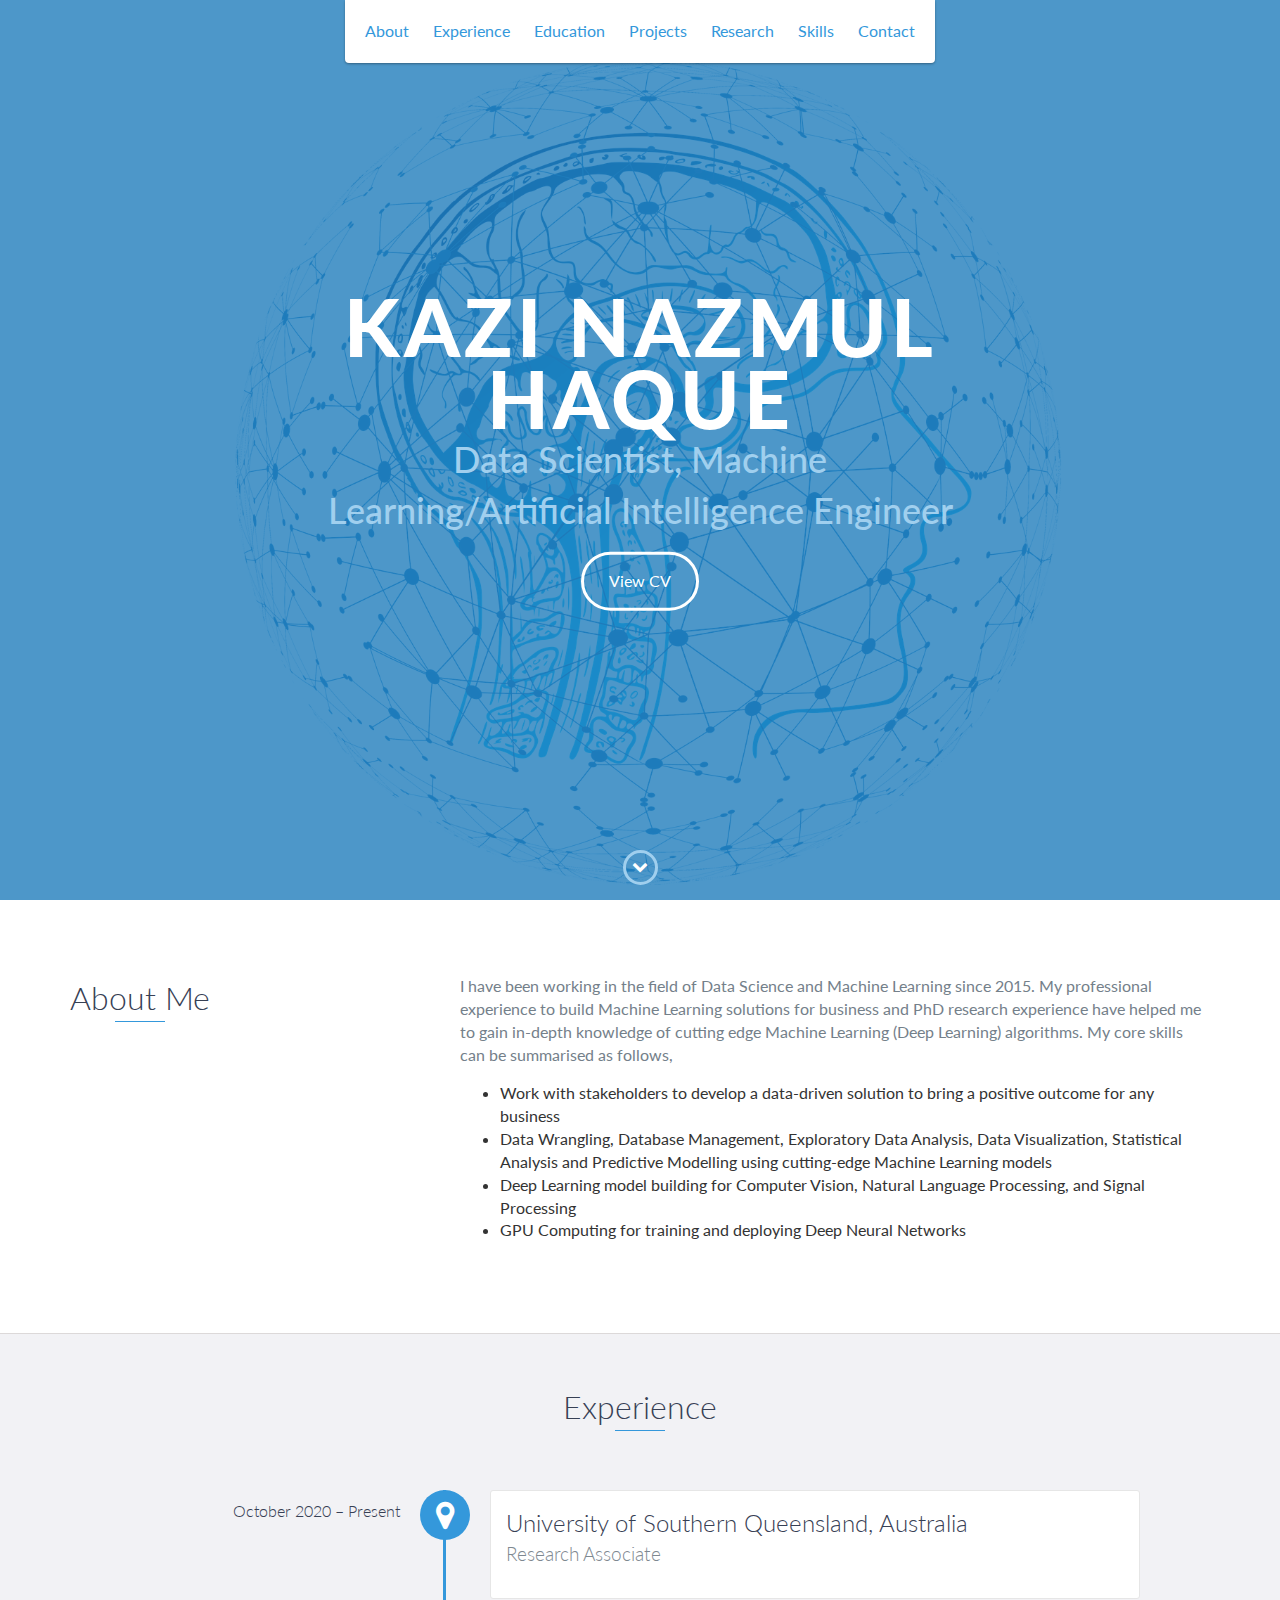
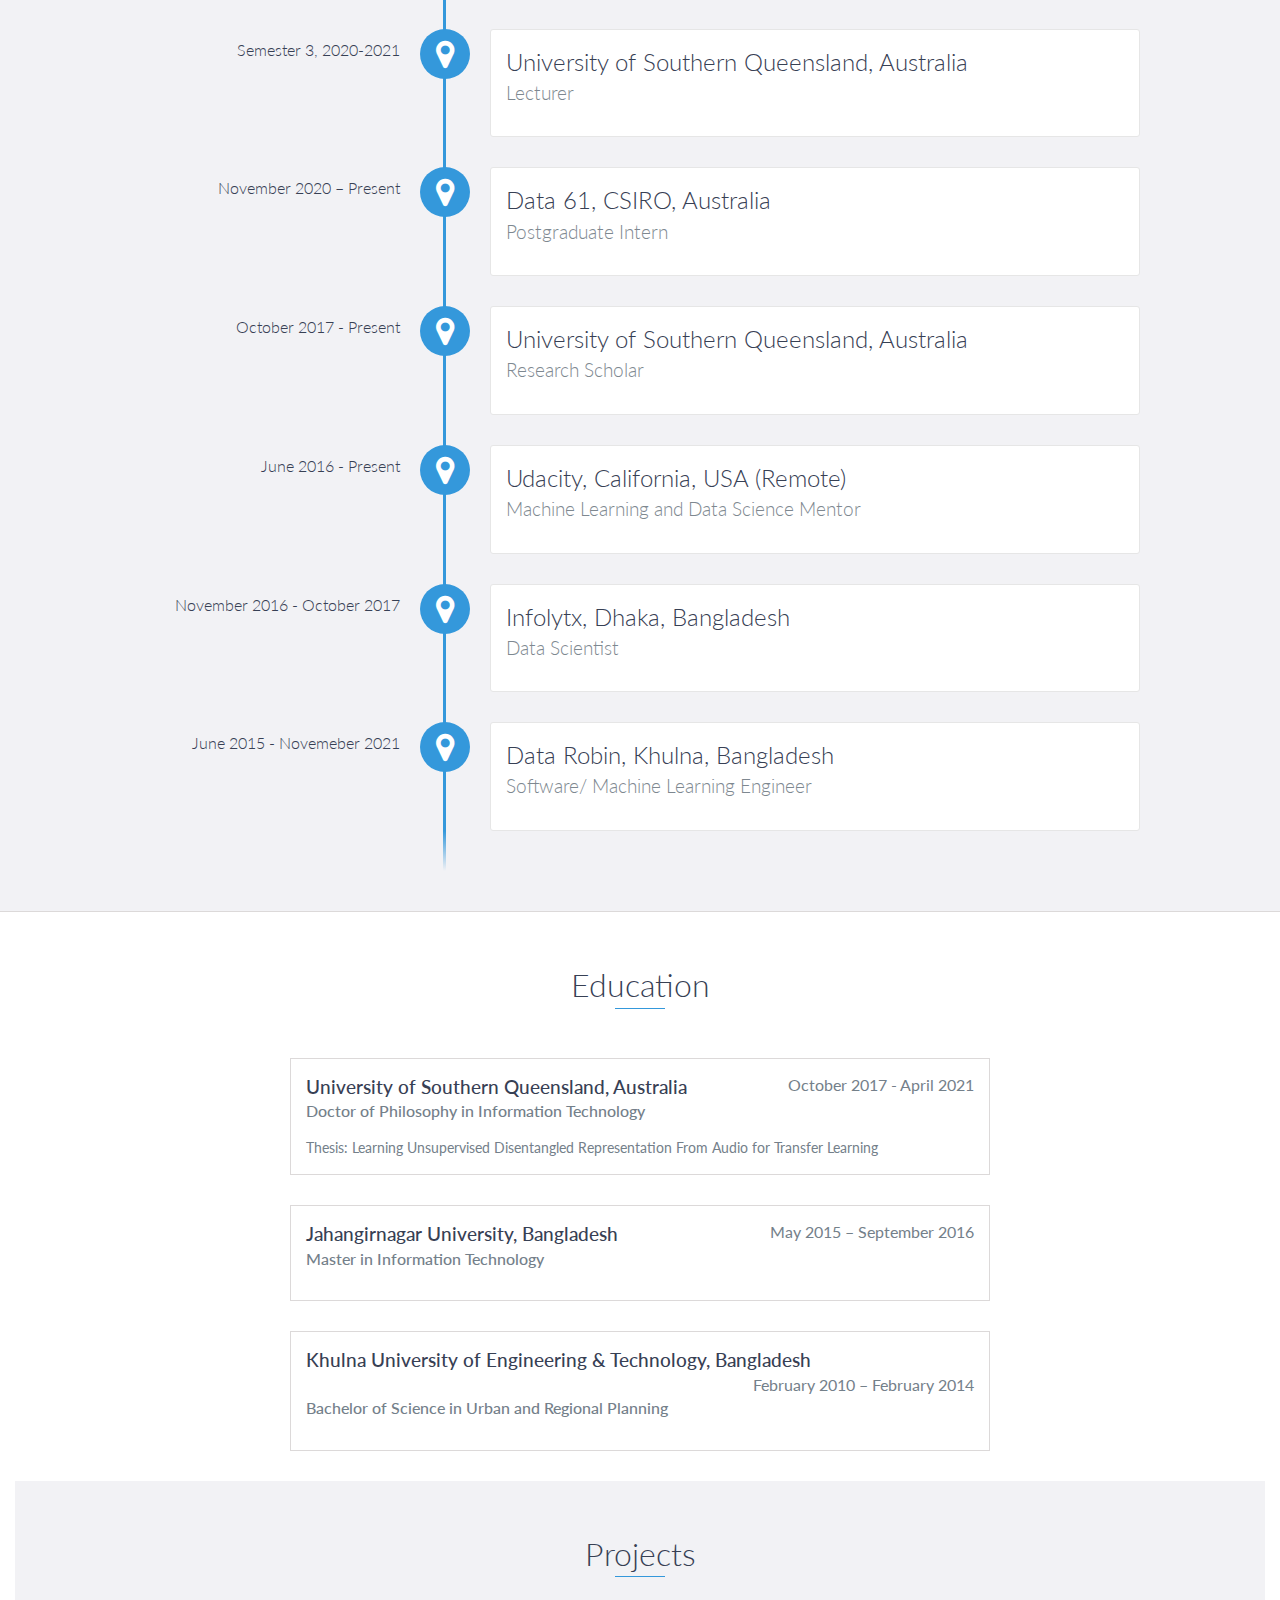
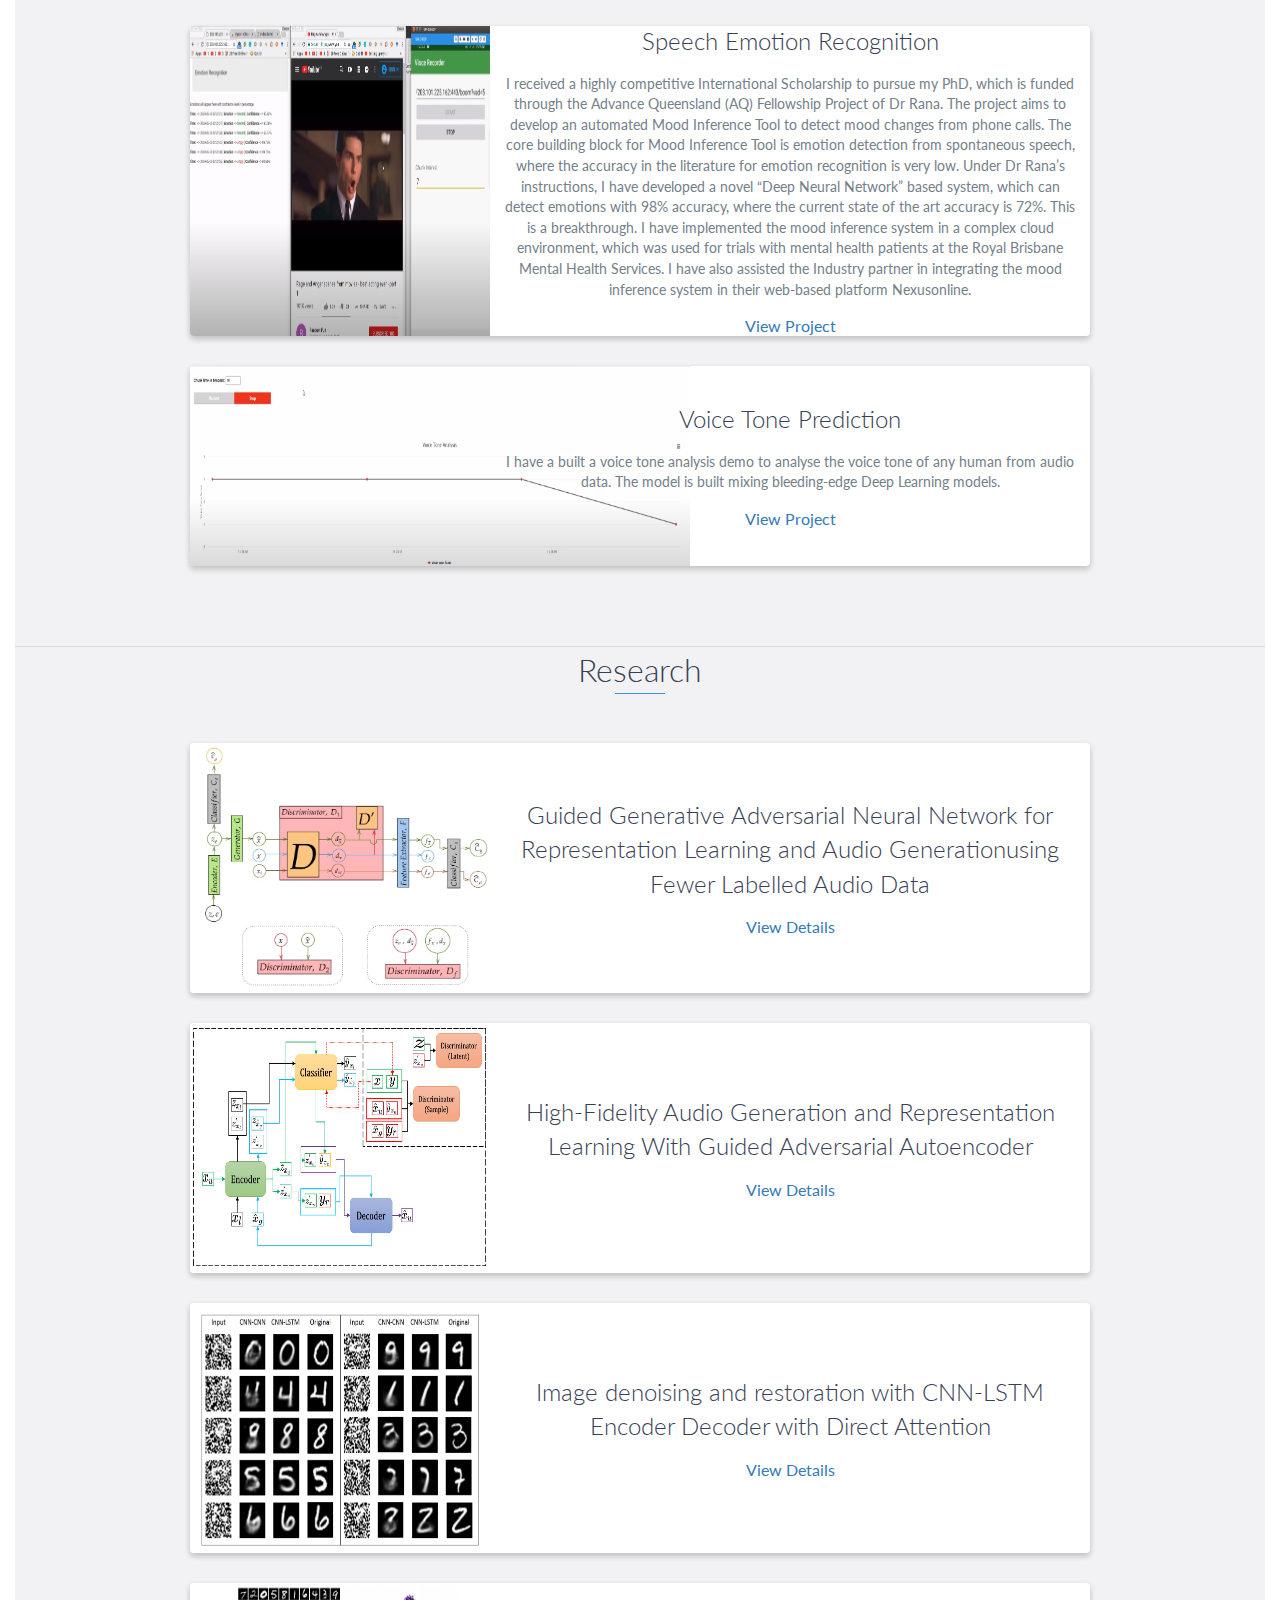
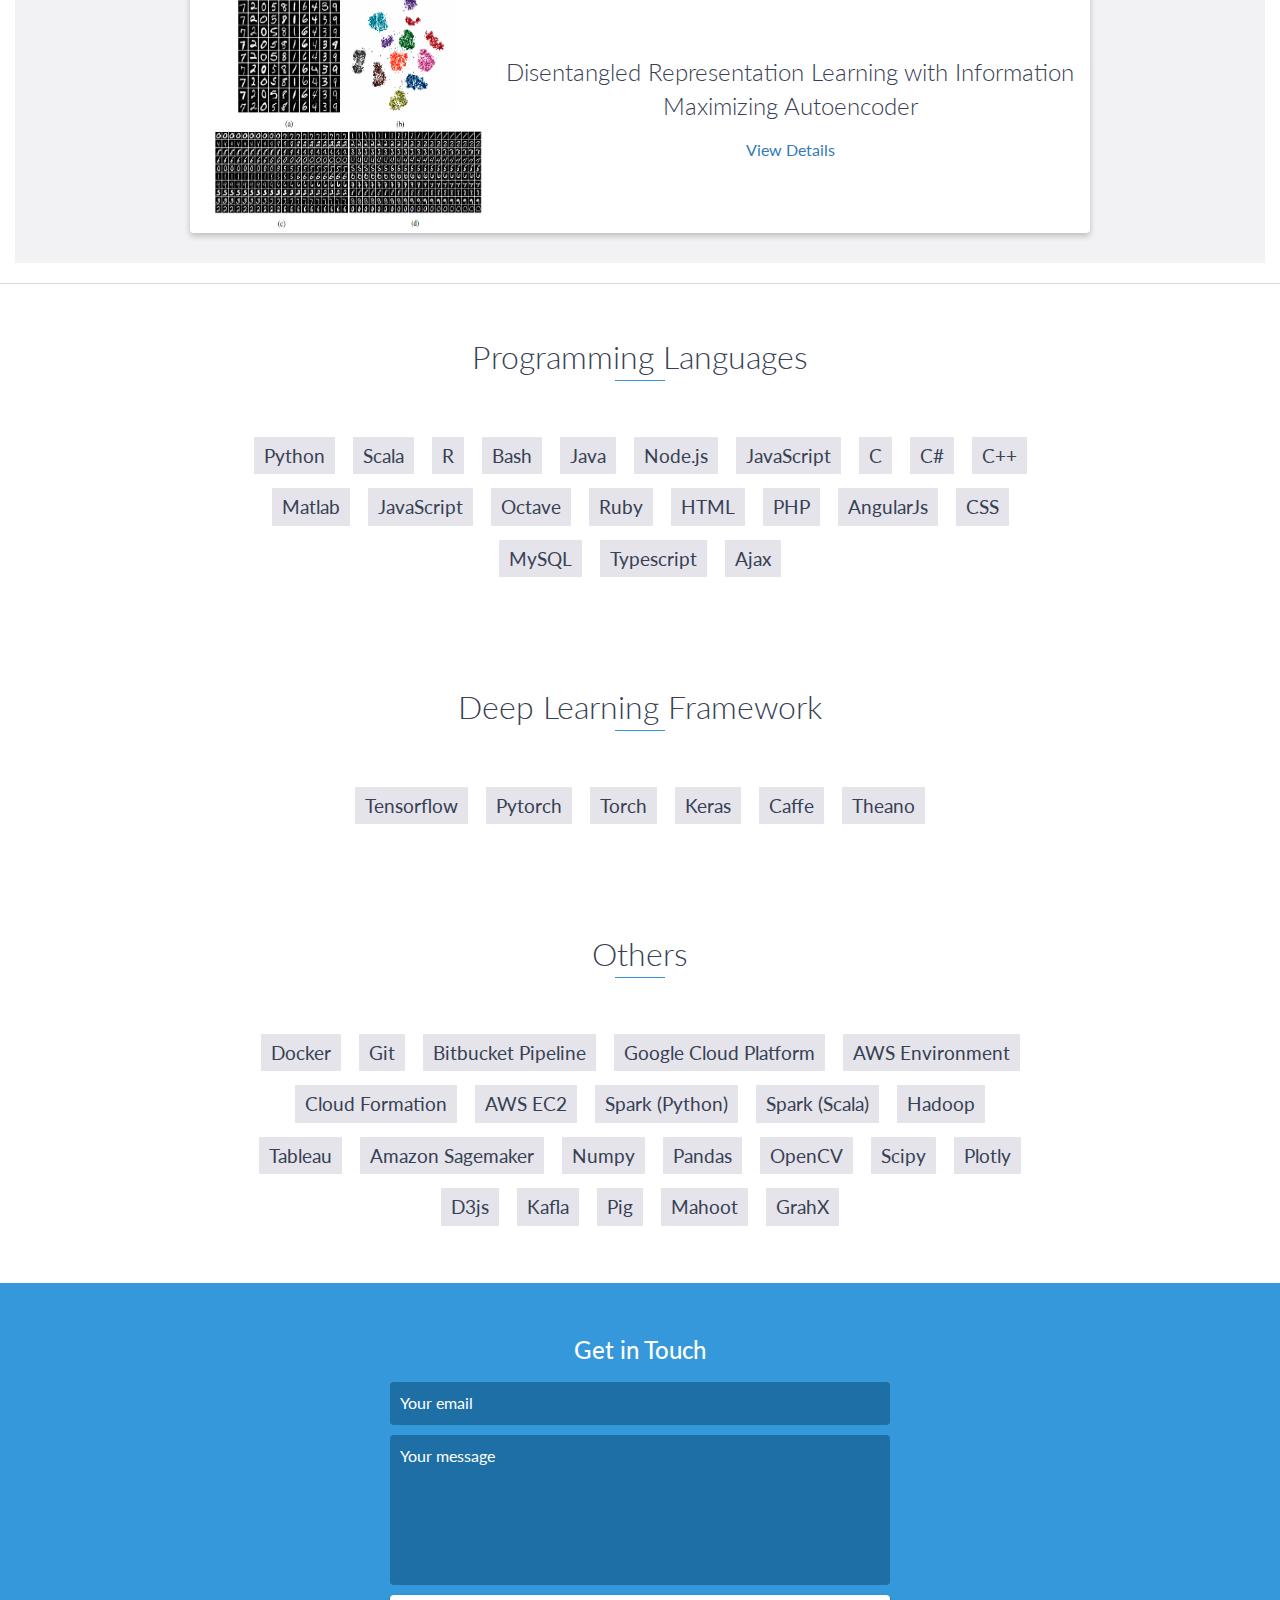
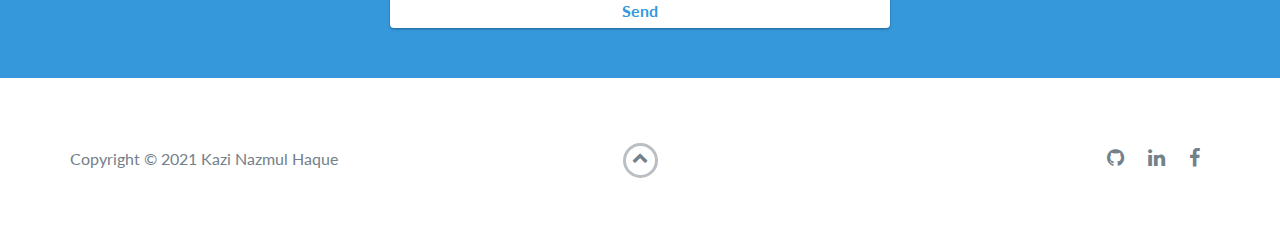
<file: index.html>
<!DOCTYPE html>
<html class="no-js" lang="en">

<head>
    <meta charset="utf-8">
    <meta http-equiv="X-UA-Compatible" content="IE=edge">
    <meta name="viewport" content="width=device-width, initial-scale=1">
    <title>My Portfolio</title>
	<link rel="shortcut icon" href="favicon.ico" type="image/x-icon">
	<link rel="icon" href="favicon.ico" type="image/x-icon">
    <link href="https://fonts.googleapis.com/css?family=Lato:300,400,700,900" rel="stylesheet">
    <link rel="stylesheet" href="libs/font-awesome/css/font-awesome.min.css">
    <link href="css/bootstrap.min.css" rel="stylesheet">
    <link href="css/styles.css" rel="stylesheet">
</head>

<body>
    <div id="mobile-menu-open" class="shadow-large">
        <i class="fa fa-bars" aria-hidden="true"></i>
    </div>
    <!-- End #mobile-menu-toggle -->
    <header>
        <div id="mobile-menu-close">
            <span>Close</span> <i class="fa fa-times" aria-hidden="true"></i>
        </div>
        <ul id="menu" class="shadow">
            <li>
                <a href="#about">About</a>
            </li>
            <li>
                <a href="#experience">Experience</a>
            </li>
            <li>
                <a href="#education">Education</a>
            </li>
            <li>
                <a href="#projects">Projects</a>
            </li>
            <li>
                <a href="#research">Research</a>
            </li>
            <li>
                <a href="#skills">Skills</a>
            </li>
            <li>
                <a href="#contact">Contact</a>
            </li>
        </ul>
    </header>
    <!-- End header -->

    <div id="lead">
        <div id="lead-content">
            <h1>Kazi Nazmul Haque</h1>
            <h2>Data Scientist, Machine Learning/Artificial Intelligence Engineer</h2>
            <a href="mycv.html" class="btn-rounded-white">View CV</a>
        </div>
        <!-- End #lead-content -->

        <div id="lead-overlay"></div>

        <div id="lead-down">
            <span>
                <i class="fa fa-chevron-down" aria-hidden="true"></i>
            </span>
        </div>
        <!-- End #lead-down -->
    </div>
    <!-- End #lead -->

    <div id="about">
        <div class="container">
            <div class="row">
                <div class="col-md-4">
                    <h2 class="heading">About Me</h2>
                </div>
                <div class="col-md-8">
                    <p>
                    	

                        I have been working in the field of Data Science and Machine Learning since 2015. My professional experience to build Machine Learning solutions for business and PhD research experience have helped me to gain in-depth knowledge of cutting edge Machine Learning (Deep Learning) algorithms. My core skills can be summarised as follows,
                        <ul>
                       	<li>Work with stakeholders to develop a data-driven solution to bring a positive outcome for any business</li>
						<li>Data Wrangling, Database Management, Exploratory Data Analysis, Data Visualization, Statistical Analysis and Predictive Modelling using cutting-edge Machine Learning models</li>
						<li>Deep Learning model building for Computer Vision, Natural Language Processing, and Signal Processing</li>
						<li>GPU Computing for training and deploying Deep Neural Networks</li>
						<ul>

                    </p>
                </div>
            </div>
        </div>
    </div>
    <!-- End #about -->

    <div id="experience" class="background-alt">
        <h2 class="heading">Experience</h2>
        <div id="experience-timeline">
            <div data-date="October 2020 – Present">
                <h3>University of Southern Queensland, Australia</h3>
                <h4>Research Associate</h4>
            </div>

            <div data-date="Semester 3, 2020-2021">
                <h3>University of Southern Queensland, Australia</h3>
                <h4>Lecturer</h4>

            </div>
            
            <div data-date="November 2020 – Present">
                <h3>Data 61, CSIRO, Australia</h3>
                <h4>Postgraduate Intern </h4>

            </div>
            <div data-date="October 2017 - Present">
                <h3>University of Southern Queensland, Australia</h3>
                <h4>Research Scholar</h4>
            </div>

            <div data-date="June 2016 - Present">
                <h3>Udacity, California, USA (Remote)</h3>
                <h4>Machine Learning and Data Science Mentor</h4>
            </div>

            <div data-date="November 2016 - October 2017">
                <h3>Infolytx, Dhaka, Bangladesh</h3>
                <h4>Data Scientist  </h4>
            </div>

            <div data-date="June 2015 - Novemeber 2021">
                <h3>Data Robin, Khulna, Bangladesh</h3>
                <h4>Software/ Machine Learning Engineer</h4>
            </div>
        </div>
    </div>
    <!-- End #experience -->

    <div id="education">
        <h2 class="heading">Education</h2>
        <div class="education-block">
            <h3>University of Southern Queensland, Australia</h3>
            <span class="education-date">October 2017 - April 2021</span>
            <h4>Doctor of Philosophy in Information Technology</h4>
            <p>
                Thesis: Learning Unsupervised Disentangled Representation From Audio for Transfer Learning
            </p>
        </div>

        <div class="education-block">
            <h3>Jahangirnagar University, Bangladesh</h3>
            <span class="education-date">May 2015 – September 2016</span>
            <h4>Master in Information Technology</h4>
        </div>

        <div class="education-block">
            <h3>Khulna University of Engineering & Technology, Bangladesh</h3>
            <span class="education-date">February 2010 – February 2014</span>
            <h4>Bachelor of Science in Urban and Regional Planning</h4>
        </div>


        <!-- End .education-block -->


    <div id="projects" class="background-alt">
        <h2 class="heading">Projects</h2>
        <div class="container">
            <div class="row">
                <div class="project shadow-large">
                    <div class="project-image">
                        <img src="images/ser.png" width="300" height="310" />
                    </div>
                    <!-- End .project-image -->
                    <div class="project-info">
                        <h3>Speech Emotion Recognition</h3>
                        <p>
                        I received a highly competitive International Scholarship to pursue my PhD, which is funded through the Advance Queensland (AQ) Fellowship Project of Dr Rana. The project aims to develop an automated Mood Inference Tool to detect mood changes from phone calls. The core building block for Mood Inference Tool is emotion detection from spontaneous speech, where the accuracy in the literature for emotion recognition is very low. Under Dr Rana’s instructions, I have developed a novel “Deep Neural Network” based system, which can detect emotions with 98% accuracy, where the current state of the art accuracy is 72%. This is a breakthrough. I have implemented the mood inference system in a complex cloud environment, which was used for trials with mental health patients at the Royal Brisbane Mental Health Services. I have also assisted the Industry partner in integrating the mood inference system in their web-based platform Nexusonline.       

                        </p>
                        <a href="https://youtu.be/E450z0ugCMs">View Project</a>
                    </div>
                    <!-- End .project-info -->
                </div>
                <!-- End .project -->

                <div class="project shadow-large">
                    <div class="project-image">
                        <img src="images/vta.png" width="500" height="200" />
                    </div>
                    <!-- End .project-image -->
                    <div class="project-info">
                        <h3>Voice Tone Prediction</h3>
                        <p>
                            I have a built a voice tone analysis demo to analyse the voice tone of any human from audio data. The model is built mixing bleeding-edge Deep Learning models.
                        </p>
                        <a href="https://youtu.be/R8WK87eSes0">View Project</a>
                    </div>
                    <!-- End .project-info -->
                </div>
                <!-- End .project -->
            </div>
        </div>
    </div>


   <div id="research" class="background-alt">
        <h2 class="heading">Research</h2>
        <div class="container">
            <div class="row">
                <div class="project shadow-large">
                    <div class="project-image">
                        <img src="images/model1.jpg" width="300" height="250" />
                    </div>
                    <!-- End .project-image -->
                    <div class="project-info">
                        <h3>Guided Generative Adversarial Neural Network for Representation Learning and Audio Generationusing Fewer Labelled Audio Data</h3>
                        <a href="GGAN.html">View Details</a>
                    </div>
                    <!-- End .project-info -->
                </div>
                <!-- End .project -->
                <div class="project shadow-large">
                    <div class="project-image">
                        <img src="images/GAE_model.jpg" width="300" height="250" />
                    </div>
                    <!-- End .project-image -->
                    <div class="project-info">
                        <h3>High-Fidelity Audio Generation and Representation Learning With Guided Adversarial Autoencoder</h3>
                        <a href="https://ieeexplore.ieee.org/abstract/document/9272282/">View Details</a>
                    </div>
                    <!-- End .project-info -->
                </div>
                <!-- End .project -->

                <div class="project shadow-large">
                    <div class="project-image">
                        <img src="images/cnn.png" width="300" height="250" />
                    </div>
                    <!-- End .project-image -->
                    <div class="project-info">
                        <h3>Image denoising and restoration with CNN-LSTM Encoder Decoder with Direct Attention</h3>
                        <a href="https://arxiv.org/abs/1801.05141">View Details</a>
                    </div>
                    <!-- End .project-info -->
                </div>
                <!-- End .project -->

                <div class="project shadow-large">
                    <div class="project-image">
                        <img src="images/infogan.png" width="300" height="250" />
                    </div>
                    <!-- End .project-image -->
                    <div class="project-info">
                        <h3>Disentangled Representation Learning with Information Maximizing Autoencoder</h3>
                        <a href="https://arxiv.org/abs/1904.08613">View Details</a>
                    </div>
                    <!-- End .project-info -->
                </div>
                <!-- End .project -->
                </div>
                <!-- End .project -->
            </div>
        </div>
    </div>
    <!-- End #projects -->

    <div id="skills">
        <h2 class="heading">Programming Languages</h2>
        <ul>
            <li>Python</li>
            <li>Scala</li>
            <li>R</li>
            <li>Bash</li>
            <li>Java</li>
            <li>Node.js</li>
            <li>JavaScript</li>
            <li>C</li>
            <li>C#</li>
            <li>C++</li>
            <li>Matlab</li>
            <li>JavaScript</li>
            <li>Octave</li>
            <li>Ruby</li>
            <li>HTML</li>
            <li>PHP</li>
            <li>AngularJs</li>
            <li>CSS</li>
            <li>MySQL</li>
            <li>Typescript</li>
            <li>Ajax</li>


        </ul>
    </div>

    <div id="skills">
        <h2 class="heading">Deep Learning Framework</h2>
        <ul>
            <li>Tensorflow</li>
            <li>Pytorch</li>
            <li>Torch</li>
            <li>Keras</li>
            <li>Caffe</li>
            <li>Theano</li>
        </ul>
    </div>


    <div id="skills">
        <h2 class="heading">Others</h2>
        <ul>
            <li>Docker</li>
            <li>Git</li>
            <li>Bitbucket Pipeline</li>
            <li>Google Cloud Platform</li>
            <li>AWS Environment</li>
            <li>Cloud Formation</li>
            <li>AWS EC2</li>
            <li>Spark (Python)</li>
            <li>Spark (Scala)</li>
            <li>Hadoop</li>
            <li>Tableau</li>
            <li>Amazon Sagemaker</li>
            <li>Numpy</li>
            <li>Pandas</li>
            <li>OpenCV</li>
            <li>Scipy</li>
            <li>Plotly</li>
            <li>D3js</li>
            <li>Kafla</li>
            <li>Pig</li>
            <li>Mahoot</li>
            <li>GrahX</li>



        </ul>
    </div>

    <!-- End #skills -->

    <div id="contact">
        <h2>Get in Touch</h2>
        <div id="contact-form">
            <form method="POST" action="https://formspree.io/f/xgepgvkp">
                <input type="hidden" name="_subject" value="Contact request from personal website" />
                <input type="email" name="_replyto" placeholder="Your email" required>
                <textarea name="message" placeholder="Your message" required></textarea>
                <button type="submit">Send</button>
            </form>
        </div>
        <!-- End #contact-form -->
    </div>
    <!-- End #contact -->

    <footer>
        <div class="container">
            <div class="row">
                <div class="col-sm-5 copyright">
                    <p>
                        Copyright &copy; 2021 Kazi Nazmul Haque
                    </p>
                </div>
                <div class="col-sm-2 top">
                    <span id="to-top">
                        <i class="fa fa-chevron-up" aria-hidden="true"></i>
                    </span>
                </div>
                <div class="col-sm-5 social">
                    <ul>
                        <li>
                            <a href="https://github.com/KnHuq" target="_blank"><i class="fa fa-github" aria-hidden="true"></i></a>
                        </li>

                        <li>
                            <a href="https://www.linkedin.com/in/kazi-nazmul-haque-3875ab86/" target="_blank"><i class="fa fa-linkedin" aria-hidden="true"></i></a>
                        </li>
                        <li>
                            <a href="https://www.facebook.com/knhuq/" target="_blank"><i class="fa fa-facebook" aria-hidden="true"></i></a>
                        </li>

                    </ul>
                </div>
            </div>
        </div>
    </footer>
    <!-- End footer -->

    <script src="https://ajax.googleapis.com/ajax/libs/jquery/1.12.4/jquery.min.js"></script>
    <script src="js/scripts.min.js"></script>
</body>

</html>
</file>
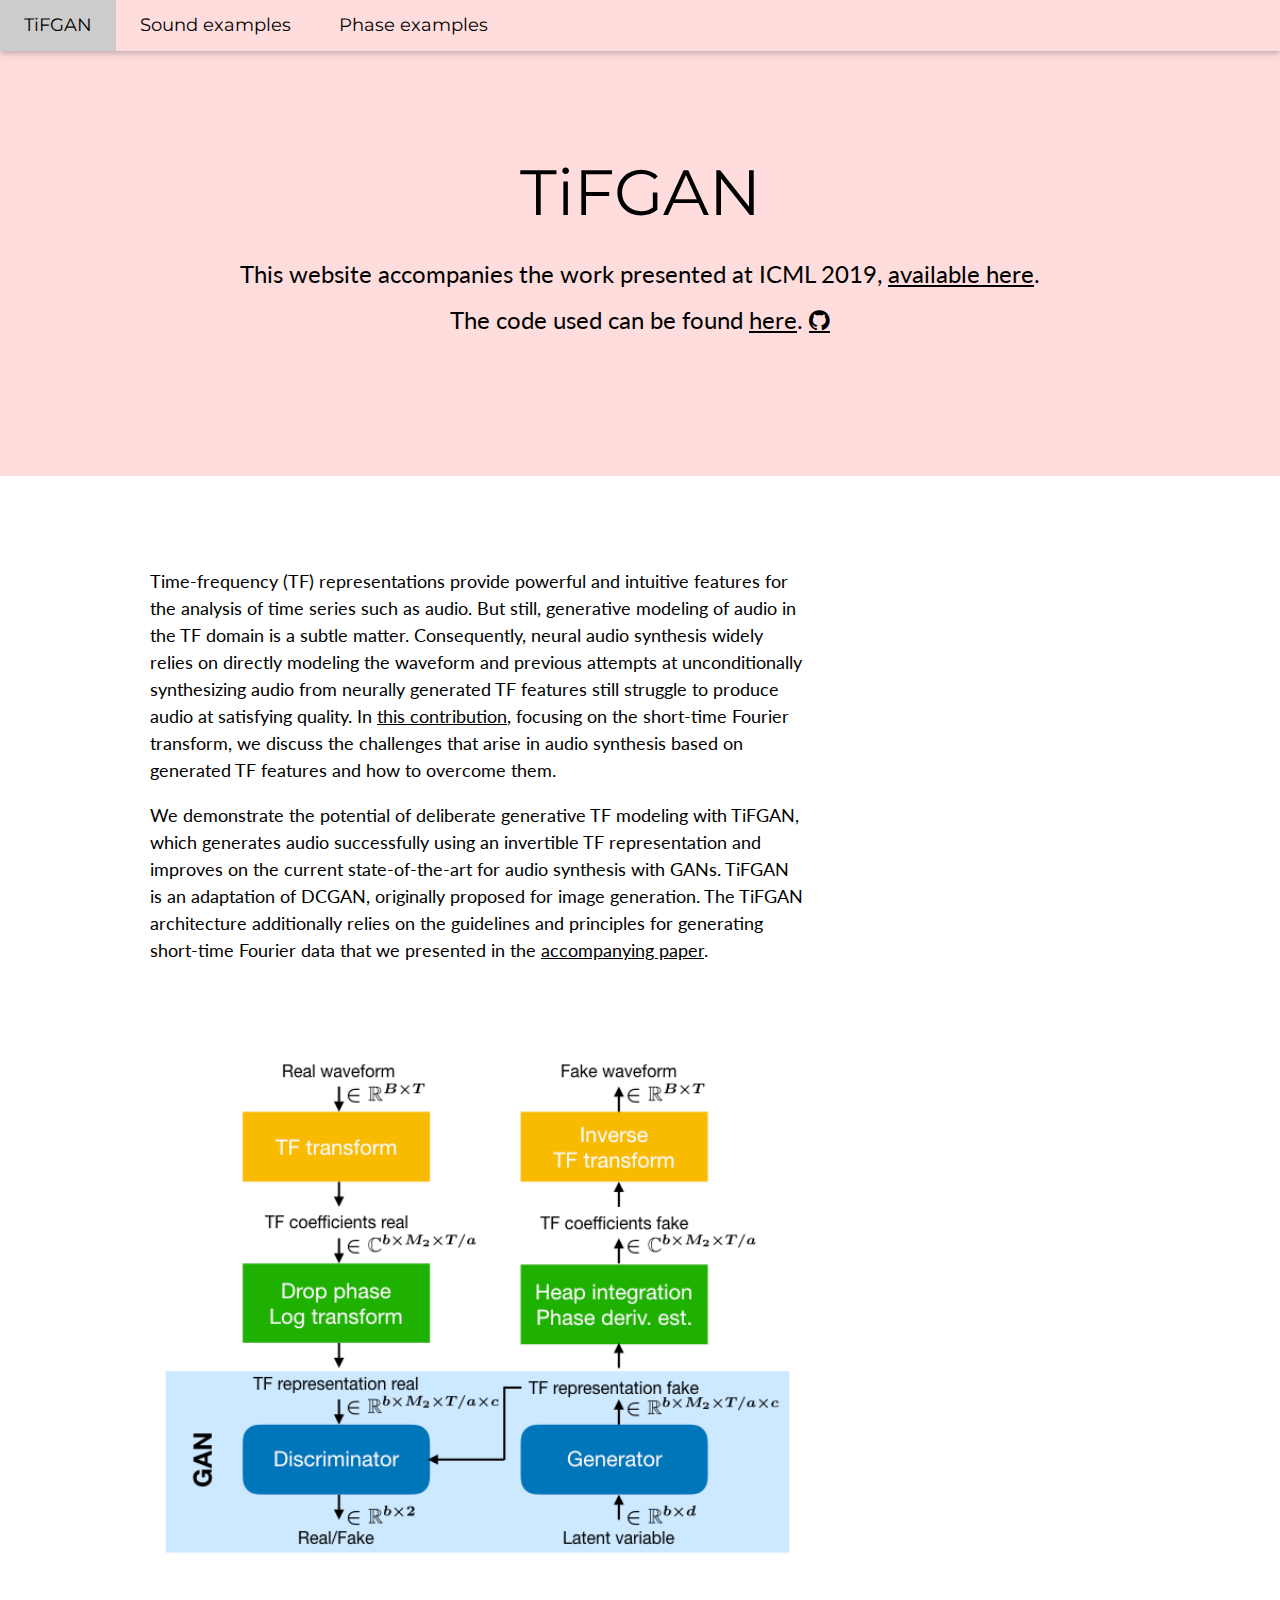
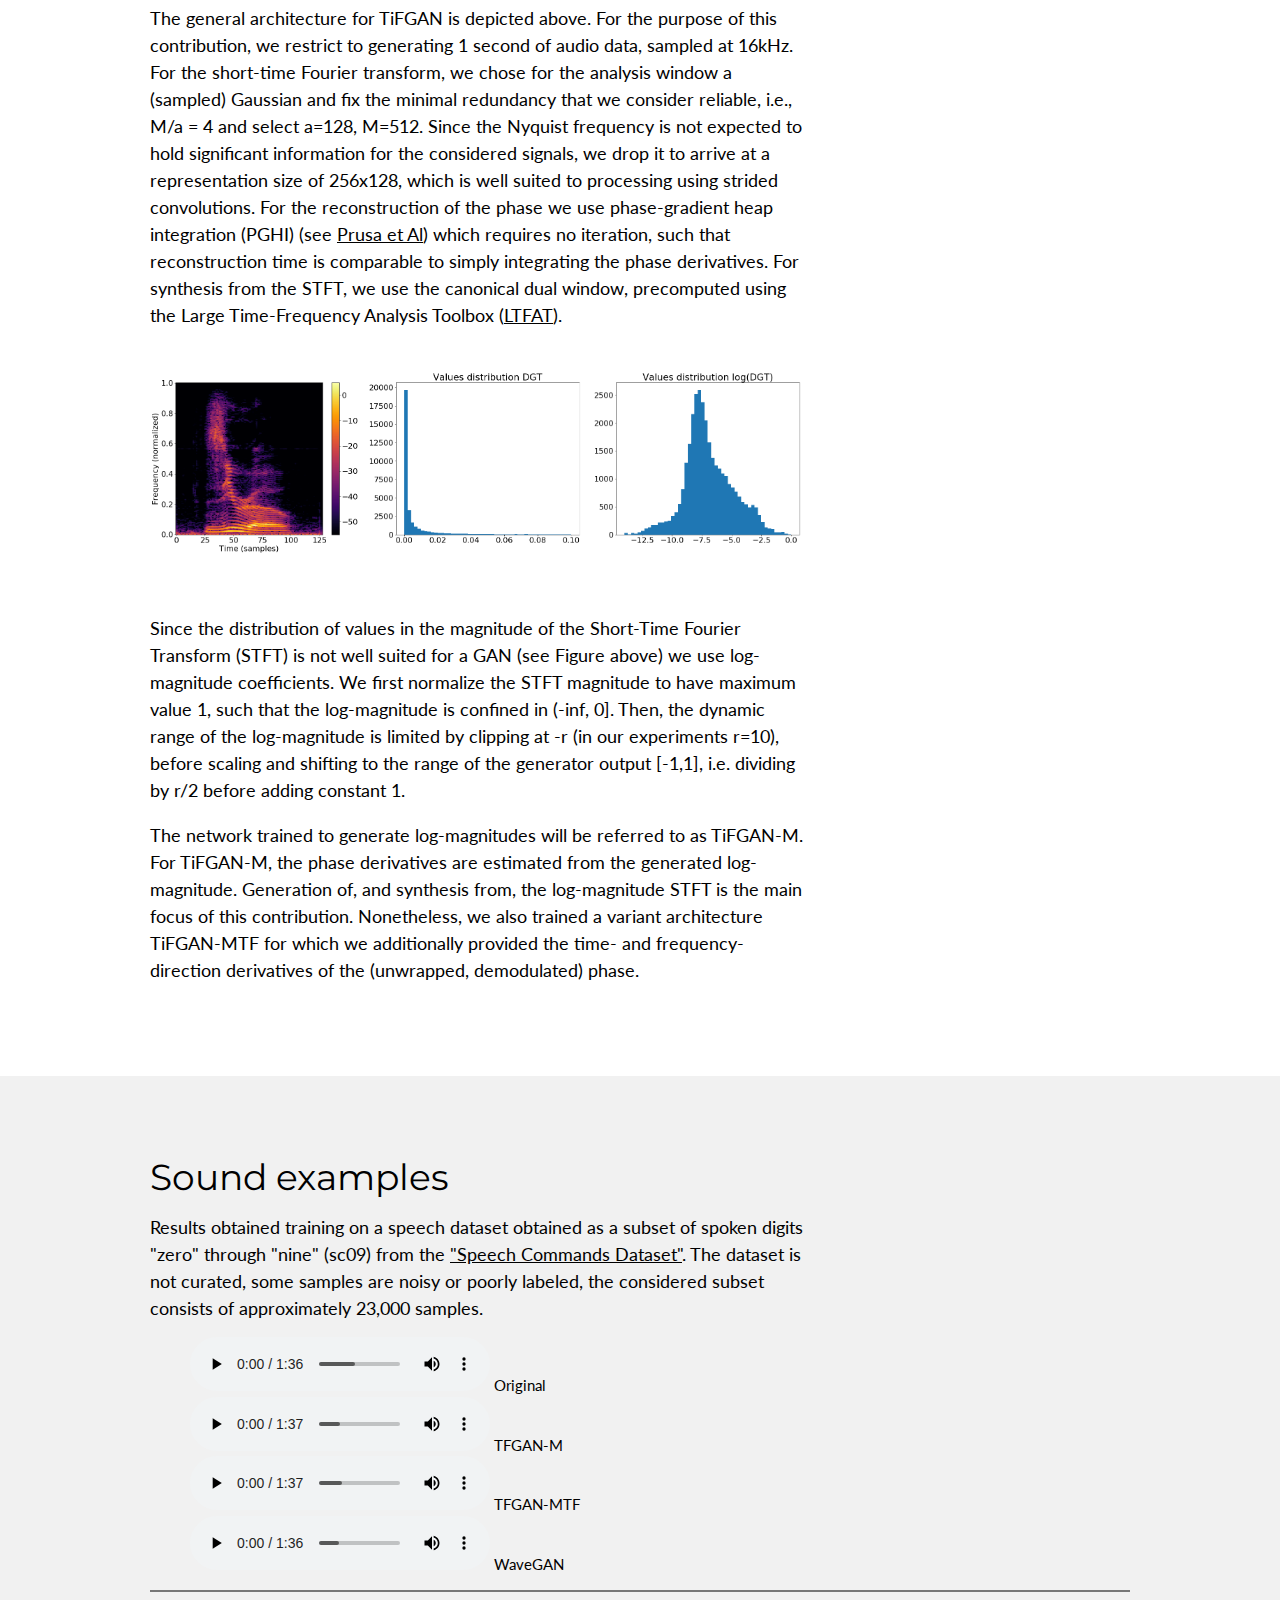
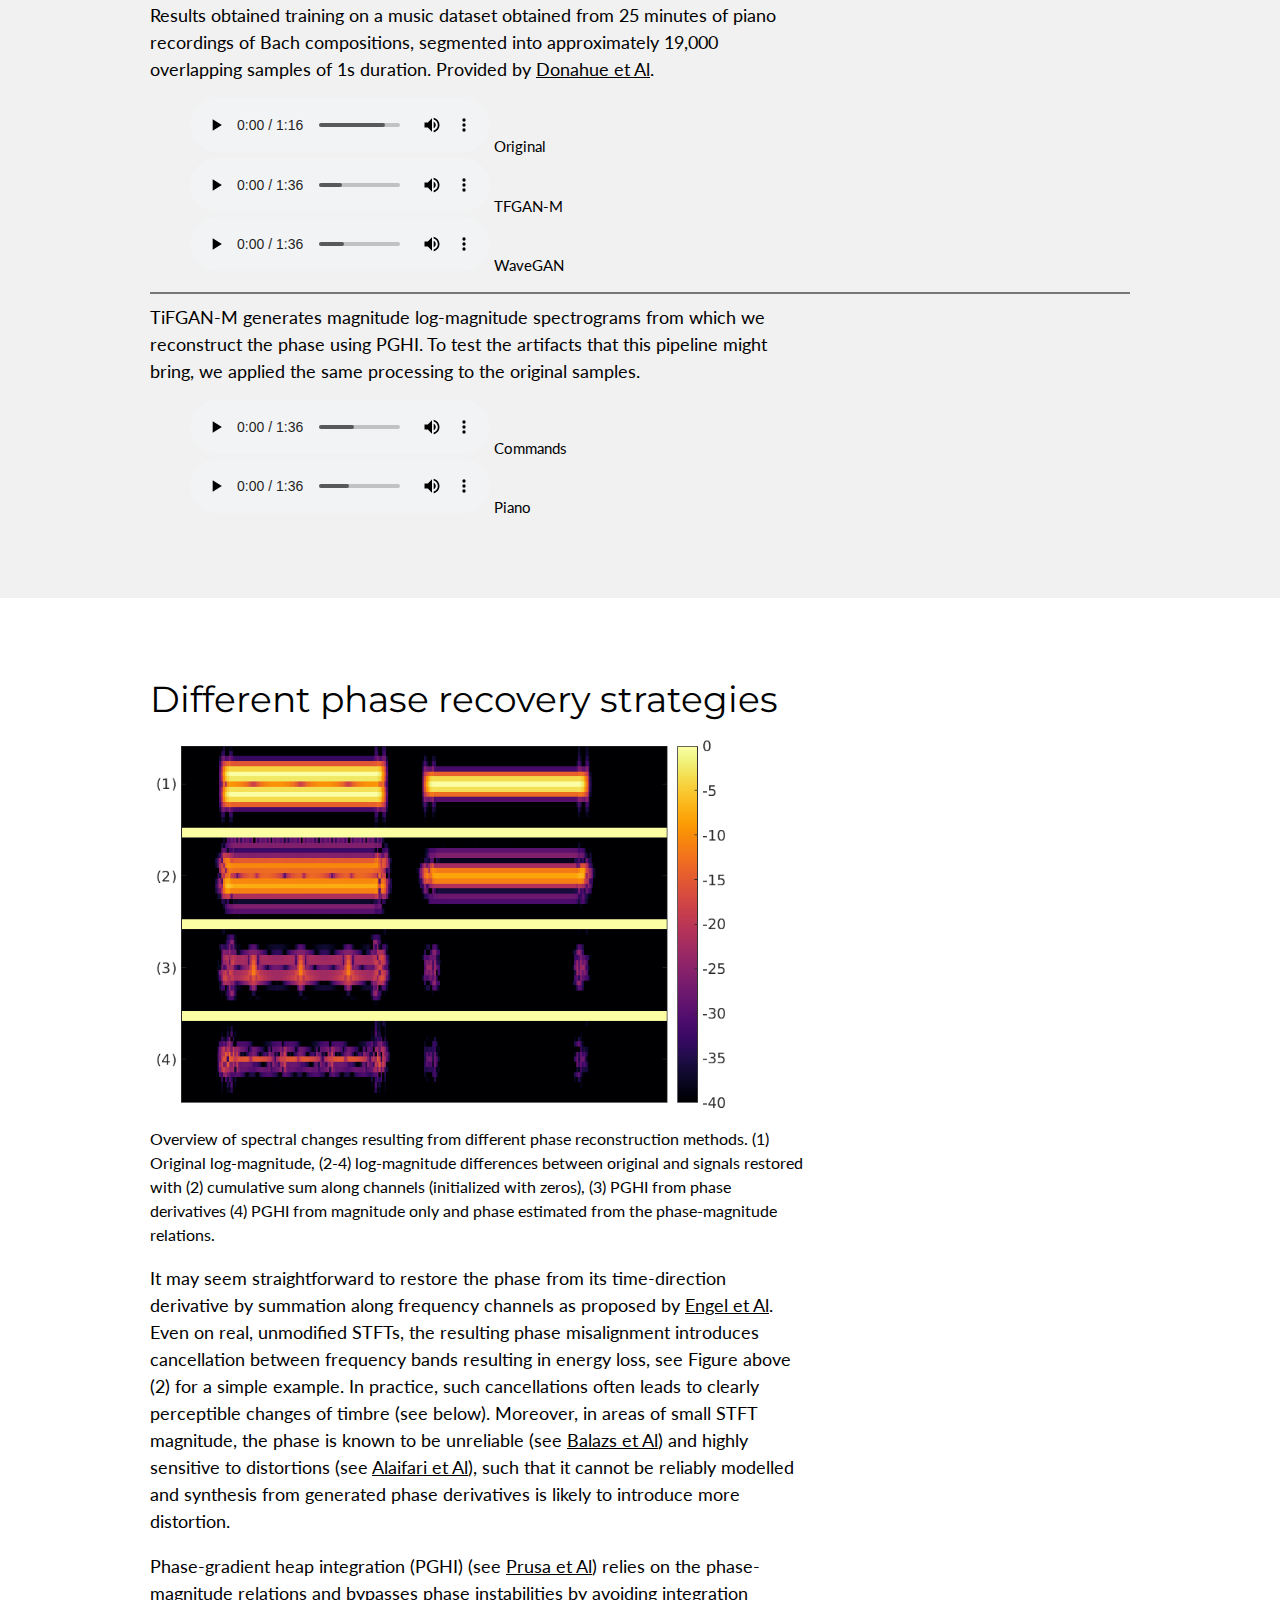
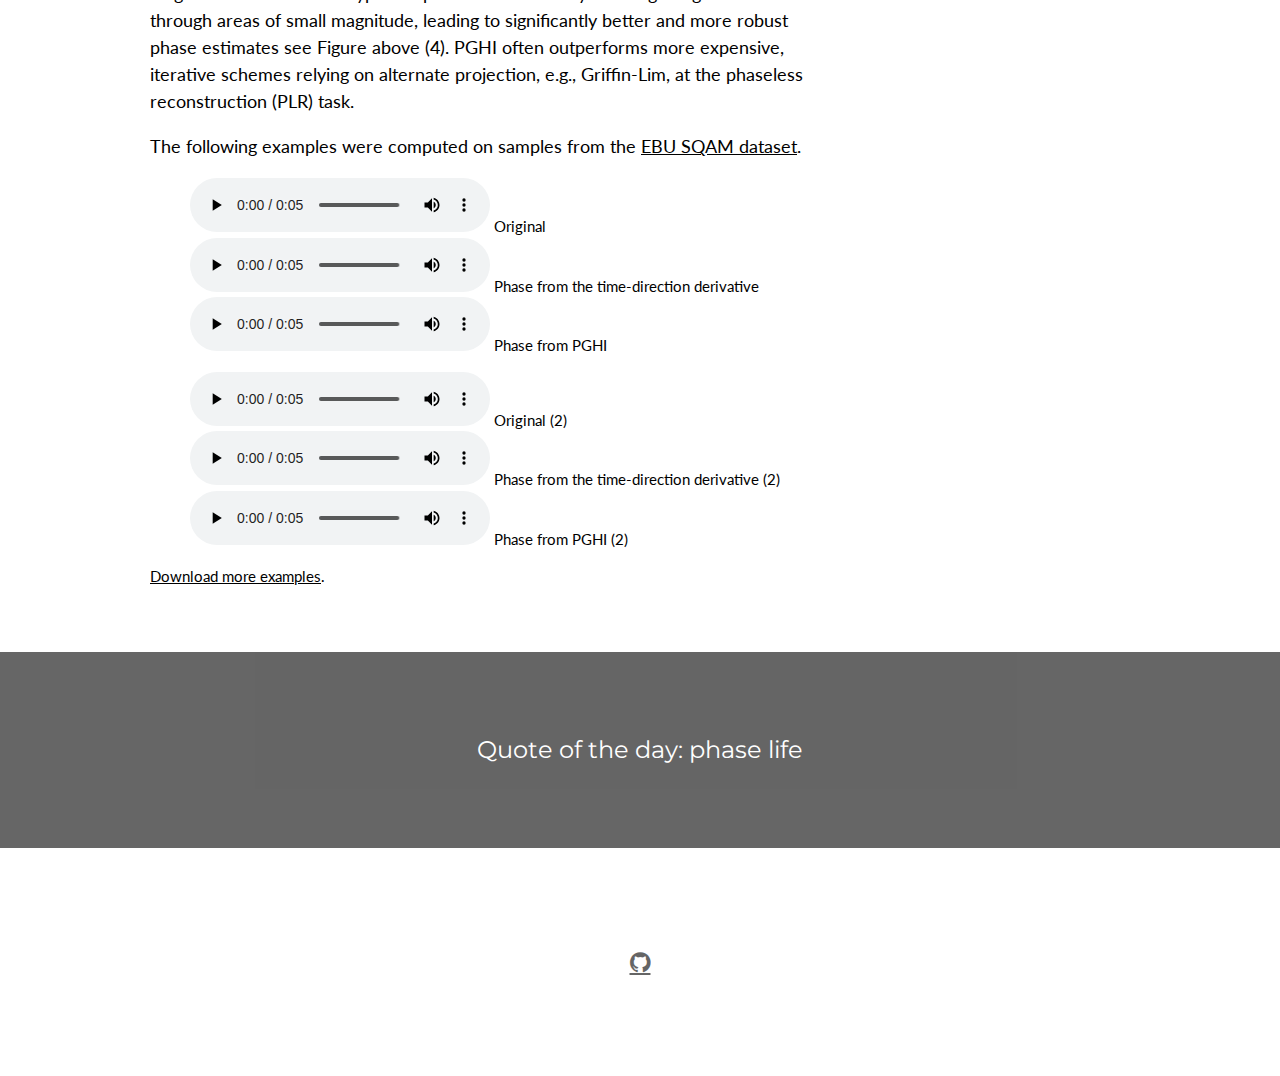
<file: tifgan.github.io-master/index.html>
<!DOCTYPE html>
<html lang="en">
<title>TiFGAN</title>
<meta charset="UTF-8">
<meta name="viewport" content="width=device-width, initial-scale=1">
<link rel="stylesheet" href="w3.css">
<link rel="stylesheet" href="https://fonts.googleapis.com/css?family=Lato">
<link rel="stylesheet" href="https://fonts.googleapis.com/css?family=Montserrat">
<link rel="stylesheet" href="https://cdnjs.cloudflare.com/ajax/libs/font-awesome/4.7.0/css/font-awesome.min.css">
<style>
body,h1,h2,h3,h4,h5,h6 {font-family: "Lato", sans-serif}
.w3-bar,h1,button {font-family: "Montserrat", sans-serif}
.fa-anchor,.fa-coffee {font-size:200px}
</style>
<body>

<!-- Navbar -->
<div class="w3-top">
  <div class="w3-bar w3-pale-red w3-card w3-left-align w3-large">
    <a class="w3-bar-item w3-button w3-hide-medium w3-hide-large w3-right w3-padding-large w3-hover-white w3-large w3-red" href="javascript:void(0);" onclick="myFunction()" title="Toggle Navigation Menu"><i class="fa fa-bars"></i></a>
    <a href="#" class="w3-bar-item w3-button w3-padding-large w3-white">TiFGAN</a>
    <a href="#S-E" class="w3-bar-item w3-button w3-hide-small w3-padding-large w3-hover-white">Sound examples</a>
    <a href="#P-E" class="w3-bar-item w3-button w3-hide-small w3-padding-large w3-hover-white">Phase examples</a>
  </div>

  <!-- Navbar on small screens -->
  <div id="navDemo" class="w3-bar-block w3-white w3-hide w3-hide-large w3-hide-medium w3-large">
    <a href="#S-E" class="w3-bar-item w3-button w3-hide-small w3-padding-large w3-hover-white">Sound examples</a>
    <a href="#P-E" class="w3-bar-item w3-button w3-hide-small w3-padding-large w3-hover-white">Phase examples</a>
  </div>
</div>

<!-- Header -->
<header class="w3-container w3-pale-red w3-center" style="padding:128px 16px">
  <h1 class="w3-margin w3-jumbo">TiFGAN</h1>
    <h5 class="w3-xlarge">This website accompanies the work presented at ICML 2019, <a href="https://arxiv.org/pdf/1902.04072" target="_blank">available here</a>.</h5>
    <h5 class="w3-xlarge">The code used can be found <a href="https://github.com/tifgan/stftGAN" target="_blank">here</a>. <a href="https://github.com/tifgan/stftGAN" target="_blank" class="fa fa-github w3-hover-opacity"></a></h5>
</header>

<!-- First Grid -->
<div class="w3-row-padding w3-padding-32 w3-container">
  <div class="w3-content">
    <div class="w3-twothird">
      <h5 class="w3-padding-32">
        <p>
          Time-frequency (TF) representations provide powerful and intuitive features for the analysis of time series such as audio. But still, generative modeling of audio in the TF domain is a subtle matter. Consequently, neural audio synthesis widely relies on directly modeling the waveform and previous attempts at unconditionally synthesizing audio from neurally generated TF features still struggle to produce audio at satisfying quality. In <a href="https://arxiv.org/pdf/1902.04072" target="_blank">this contribution</a>, focusing on the short-time Fourier transform, we discuss the challenges that arise in audio synthesis based on generated TF features and how to overcome them.
        </p>
        <p>We demonstrate the potential of deliberate generative TF modeling with TiFGAN, which generates audio successfully using an invertible TF representation and improves on the current state-of-the-art for audio synthesis with GANs. TiFGAN is an adaptation of DCGAN, originally proposed for image generation. The TiFGAN architecture additionally relies on the guidelines and principles for generating short-time Fourier data that we presented in the <a href="https://arxiv.org/pdf/1902.04072" target="_blank">accompanying paper</a>. 
        </p>
      </h5>


      <h1><img src="images/tfgan3.png" alt="Change in distributions from spectrogram to log-spectrogam" width=100%></h1>

        
      <h5 class="w3-padding-32">
The general architecture for TiFGAN is depicted above. For the purpose of this contribution, we restrict to generating 1 second of audio data, sampled at 16kHz. For the short-time Fourier transform, we chose for the analysis window a (sampled) Gaussian and fix the minimal redundancy that we consider reliable, i.e., M/a = 4 and select a=128, M=512. Since the Nyquist frequency is not expected to hold significant information for the considered signals, we drop it to arrive at a representation size of 256x128, which is well suited to processing using strided convolutions. For the reconstruction of the phase we use phase-gradient heap integration (PGHI) (see <a href="https://ieeexplore.ieee.org/document/7890450" target="_blank">Prusa et Al</a>) which requires no iteration, such that reconstruction time is comparable to simply integrating the phase derivatives. For synthesis from the STFT, we use the canonical dual window, precomputed using the Large Time-Frequency Analysis Toolbox (<a href="http://ltfat.github.io/" target="_blank">LTFAT</a>).
</h5>

      <h1><img src="images/distributions.png" alt="Change in distributions from spectrogram to log-spectrogam" width=100%></h1>

      <h5 class="w3-padding-32">
<p>Since the distribution of values in the magnitude of the Short-Time Fourier Transform (STFT) is not well suited for a GAN (see  Figure above) we use log-magnitude coefficients. We first normalize the STFT magnitude to have maximum value 1, such that the log-magnitude is confined in (-inf, 0]. Then, the dynamic range of the log-magnitude is limited by clipping at -r (in our experiments r=10), before scaling and shifting to the range of the generator output [-1,1], i.e. dividing by r/2 before adding constant 1.
</p>
<p>

The network trained to generate log-magnitudes will be referred to as TiFGAN-M.  For TiFGAN-M, the phase derivatives are estimated from the generated log-magnitude. Generation of, and synthesis from, the log-magnitude STFT is the main focus of  this  contribution. Nonetheless,  we  also  trained  a  variant architecture TiFGAN-MTF for which we additionally provided the time- and frequency-direction derivatives of the (unwrapped, demodulated) phase. 

</p>
</h5>
    </div>
</div>
</div>

<!-- Second Grid -->
<div id="S-E"  class="w3-row-padding w3-light-grey w3-padding-64 w3-container">
  <div class="w3-content">

    <div class="w3-twothird">
      <h1>Sound examples</h1>
        <h5>Results obtained training on a speech dataset obtained as a subset of spoken digits "zero" through "nine" (sc09) from the <a href="https://ai.googleblog.com/2017/08/launching-speech-commands-dataset.html" target="_blank">"Speech Commands Dataset"</a>. The dataset is not curated, some samples are noisy or poorly labeled, the considered subset consists of approximately 23,000 samples.</h5>

            <ul style="list-style-type:none">
                <li>
                   <audio controls>
                    <source src="audio_examples/trained/commands-original.flac" type="audio/mpeg">
                    Your browser does not support the audio element.
                    </audio> Original
                </li>

                <li><audio controls>
                    <source src="audio_examples/trained/commands-TFGAN-M.flac" type="audio/mpeg">
                    Your browser does not support the audio element.
                    </audio> TFGAN-M
                </li>
                <li><audio controls>
                    <source src="audio_examples/trained/commands-TFGAN-MTF.flac" type="audio/mpeg">
                    Your browser does not support the audio element.
                    </audio> TFGAN-MTF
                </li>
                <li><audio controls>
                    <source src="audio_examples/trained/commands-wavegan.flac" type="audio/mpeg">
                    Your browser does not support the audio element.
                    </audio> WaveGAN
                </li>
            </ul>
            
<div class="aligncenter" style="width:150%;height:2px;background-color:#777777;"></div> 
         
        <h5>Results obtained training on a music dataset obtained from 25 minutes of piano recordings of Bach compositions, segmented into approximately 19,000 overlapping samples of 1s duration. Provided by <a href="https://github.com/chrisdonahue/wavegan" target="_blank">Donahue et Al</a>.</h5>

            <ul style="list-style-type:none">
                <li>
                   <audio controls>
                    <source src="audio_examples/trained/piano-original.flac" type="audio/mpeg">
                    Your browser does not support the audio element.
                    </audio> Original
                </li>

                <li><audio controls>
                    <source src="audio_examples/trained/piano-TFGAN-M.flac" type="audio/mpeg">
                    Your browser does not support the audio element.
                    </audio> TFGAN-M
                </li>
                <li><audio controls>
                    <source src="audio_examples/trained/piano-wavegan.flac" type="audio/mpeg">
                    Your browser does not support the audio element.
                    </audio> WaveGAN
                </li>
            </ul>

            <div class="aligncenter" style="width:150%;height:2px;background-color:#777777;"></div> 

        <h5>TiFGAN-M generates magnitude log-magnitude spectrograms from which we reconstruct the phase using PGHI. To test the artifacts that this pipeline might bring, we applied the same processing to the original samples.</h5>

            <ul style="list-style-type:none">
                <li>
                   <audio controls>
                    <source src="audio_examples/trained/commands-original_pipeline.flac" type="audio/mpeg">
                    Your browser does not support the audio element.
                    </audio> Commands
                </li>

                <li><audio controls>
                    <source src="audio_examples/trained/piano-original_pipeline.flac" type="audio/mpeg">
                    Your browser does not support the audio element.
                    </audio> Piano
                </li>
            </ul>
            
            
    </div>
  </div>
</div>

<!-- Third Grid -->
<div id="P-E" class="w3-row-padding w3-padding-64 w3-container">
  <div class="w3-content">
    <div class="w3-twothird">
      <h1>Different phase recovery strategies</h1>

        <h1><img src="images/sines_phases.png" alt="Trumpet" width=90%></h1>
         <h6>Overview of spectral changes resulting from different phase reconstruction methods. (1) Original log-magnitude, (2-4) log-magnitude differences between original and signals restored with (2) cumulative sum along channels (initialized with zeros), (3) PGHI from phase derivatives (4) PGHI from magnitude only and phase estimated from the phase-magnitude relations.</h6>

         <h5>
         <p>It may seem straightforward to restore the phase from its time-direction derivative by summation along frequency channels as proposed by <a href="https://openreview.net/pdf?id=H1xQVn09FX" target="_blank">Engel et Al<a>. Even on real, unmodified STFTs, the resulting phase misalignment introduces cancellation between frequency bands resulting in energy loss, see Figure above (2) for a simple example. In practice, such cancellations often leads to clearly perceptible changes of timbre (see below). Moreover, in areas of small STFT magnitude, the phase is known to be unreliable (see <a href="https://arxiv.org/abs/1103.0409" target="_blank">Balazs et Al</a>) and highly sensitive to distortions (see <a href="https://arxiv.org/abs/1901.05296" target="_blank">Alaifari et Al</a>), such that it cannot be reliably modelled and synthesis from generated phase derivatives is likely to introduce more distortion. 
         </p>
         <p>Phase-gradient heap integration (PGHI) (see <a href="https://ieeexplore.ieee.org/document/7890450" target="_blank">Prusa et Al</a>) relies on the phase-magnitude relations and bypasses phase instabilities by avoiding integration through areas of small magnitude, leading to significantly better and more robust phase estimates see Figure above (4). PGHI often outperforms more expensive, iterative schemes relying on alternate projection, e.g., Griffin-Lim, at the phaseless reconstruction (PLR) task.
         </p>
         <p>The following examples were computed on samples from the <a href="https://tech.ebu.ch/publications/sqamcd" target="_blank">EBU SQAM dataset</a>.
         </p>
         </h5>

            <ul style="list-style-type:none">
                <li><audio controls>
                    <source src="audio_examples/phase/49_femaleeng_ORG.flac" type="audio/mpeg">
                    Your browser does not support the audio element.
                    </audio> Original
                </li>

                <li><audio controls>
                    <source src="audio_examples/phase/49_femaleeng_TDERIV.flac" type="audio/mpeg">
                    Your browser does not support the audio element.
                    </audio> Phase from the time-direction derivative
                </li>
                <li><audio controls>
                    <source src="audio_examples/phase/49_femaleeng_PGHI.flac" type="audio/mpeg">
                    Your browser does not support the audio element.
                    </audio> Phase from PGHI
                </li>
            </ul>


            <ul style="list-style-type:none">
                <li><audio controls>
                    <source src="audio_examples/phase/50_maleeng_ORG.flac" type="audio/mpeg">
                    Your browser does not support the audio element.
                    </audio> Original (2)
                </li>

                <li><audio controls>
                    <source src="audio_examples/phase/50_maleeng_TDERIV.flac" type="audio/mpeg">
                    Your browser does not support the audio element.
                    </audio> Phase from the time-direction derivative (2)
                </li>
                <li><audio controls>
                    <source src="audio_examples/phase/50_maleeng_PGHI.flac" type="audio/mpeg">
                    Your browser does not support the audio element.
                    </audio> Phase from PGHI (2)
                </li>
            </ul>

        <a href="https://github.com/tifgan/stftGAN/raw/master/audio_examples/phase/Test_PHASES.zip">Download more examples</a>.

    </div>


  </div>
</div>


<div class="w3-container w3-black w3-center w3-opacity w3-padding-64">
    <h1 class="w3-margin w3-xlarge">Quote of the day: phase life</h1>
</div>

<!-- Footer -->
<footer class="w3-container w3-padding-64 w3-center w3-opacity">
  <div class="w3-xlarge w3-padding-32">
    <a href="https://github.com/tifgan/stftGAN" class="fa fa-github w3-hover-opacity"></a>
 </div>
</footer>

<script>
// Used to toggle the menu on small screens when clicking on the menu button
function myFunction() {
    var x = document.getElementById("navDemo");
    if (x.className.indexOf("w3-show") == -1) {
        x.className += " w3-show";
    } else {
        x.className = x.className.replace(" w3-show", "");
    }
}
</script>

</body>
</html>
</file>
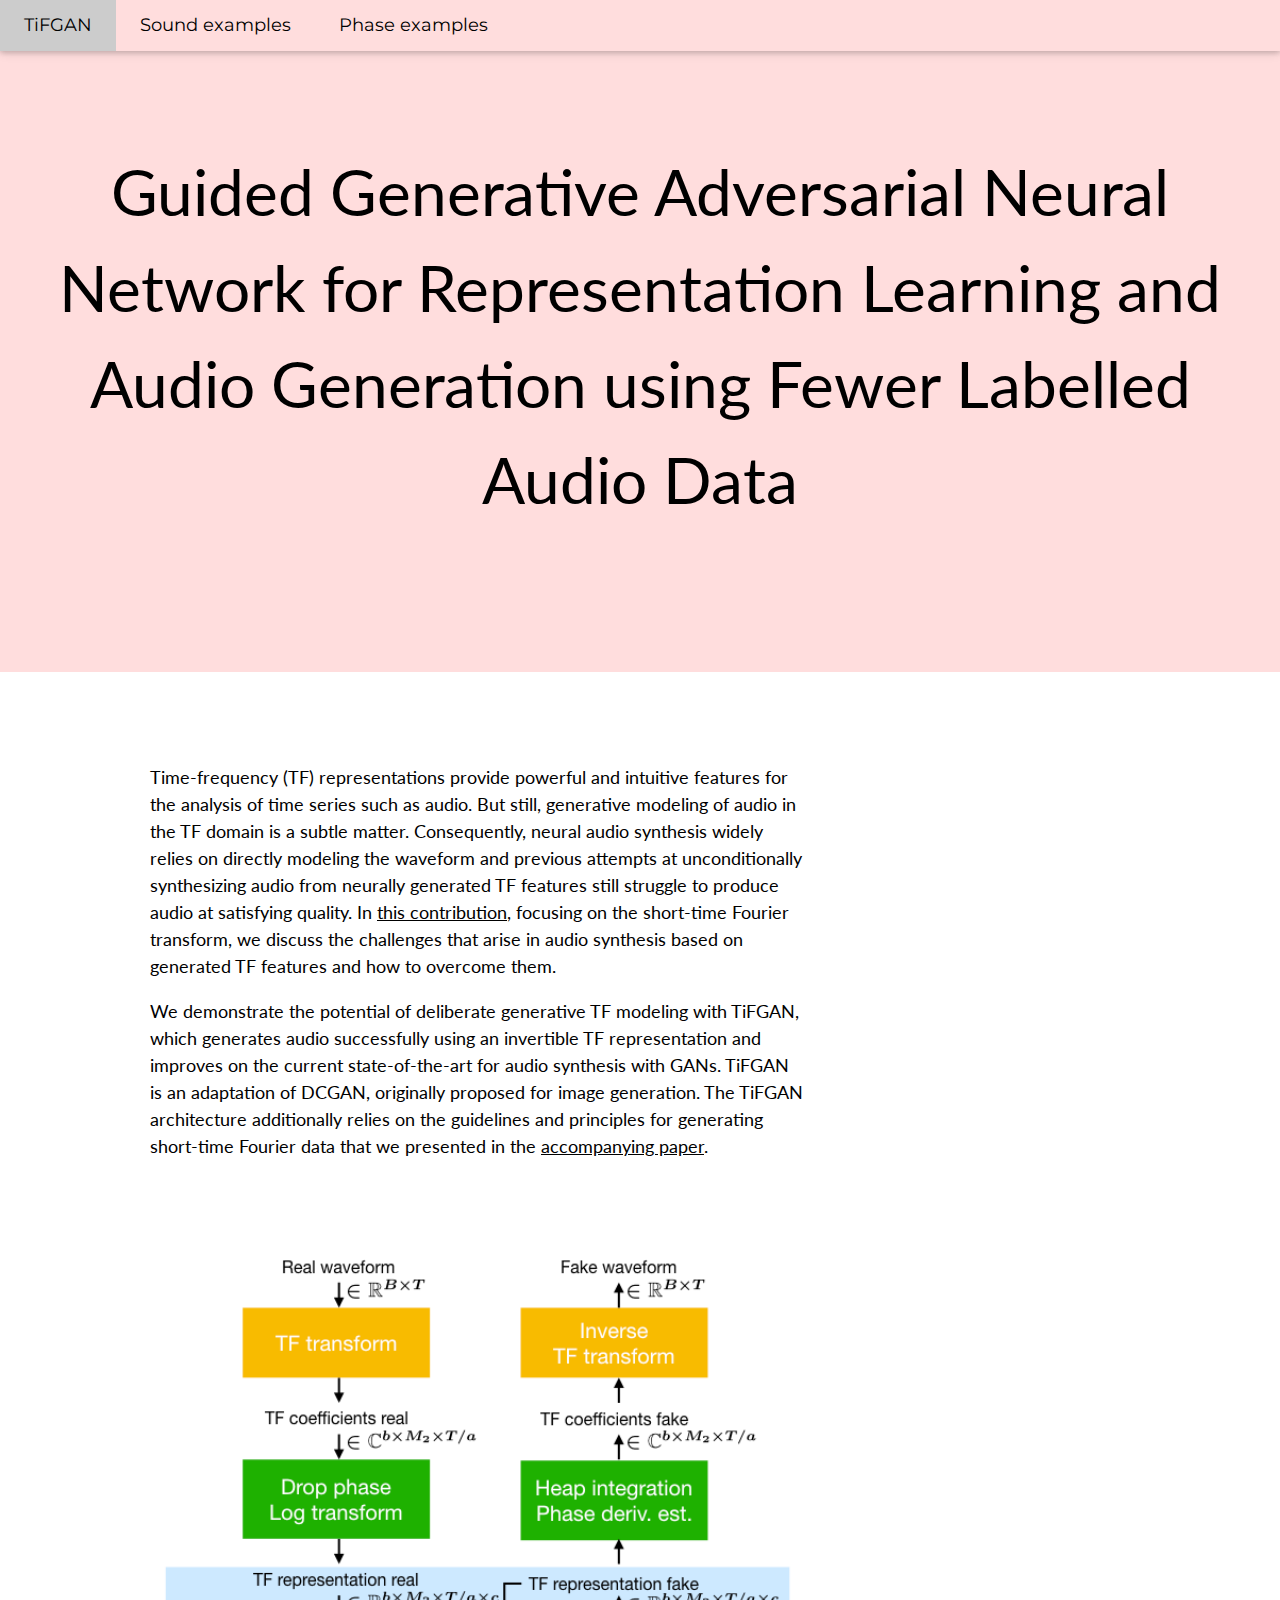
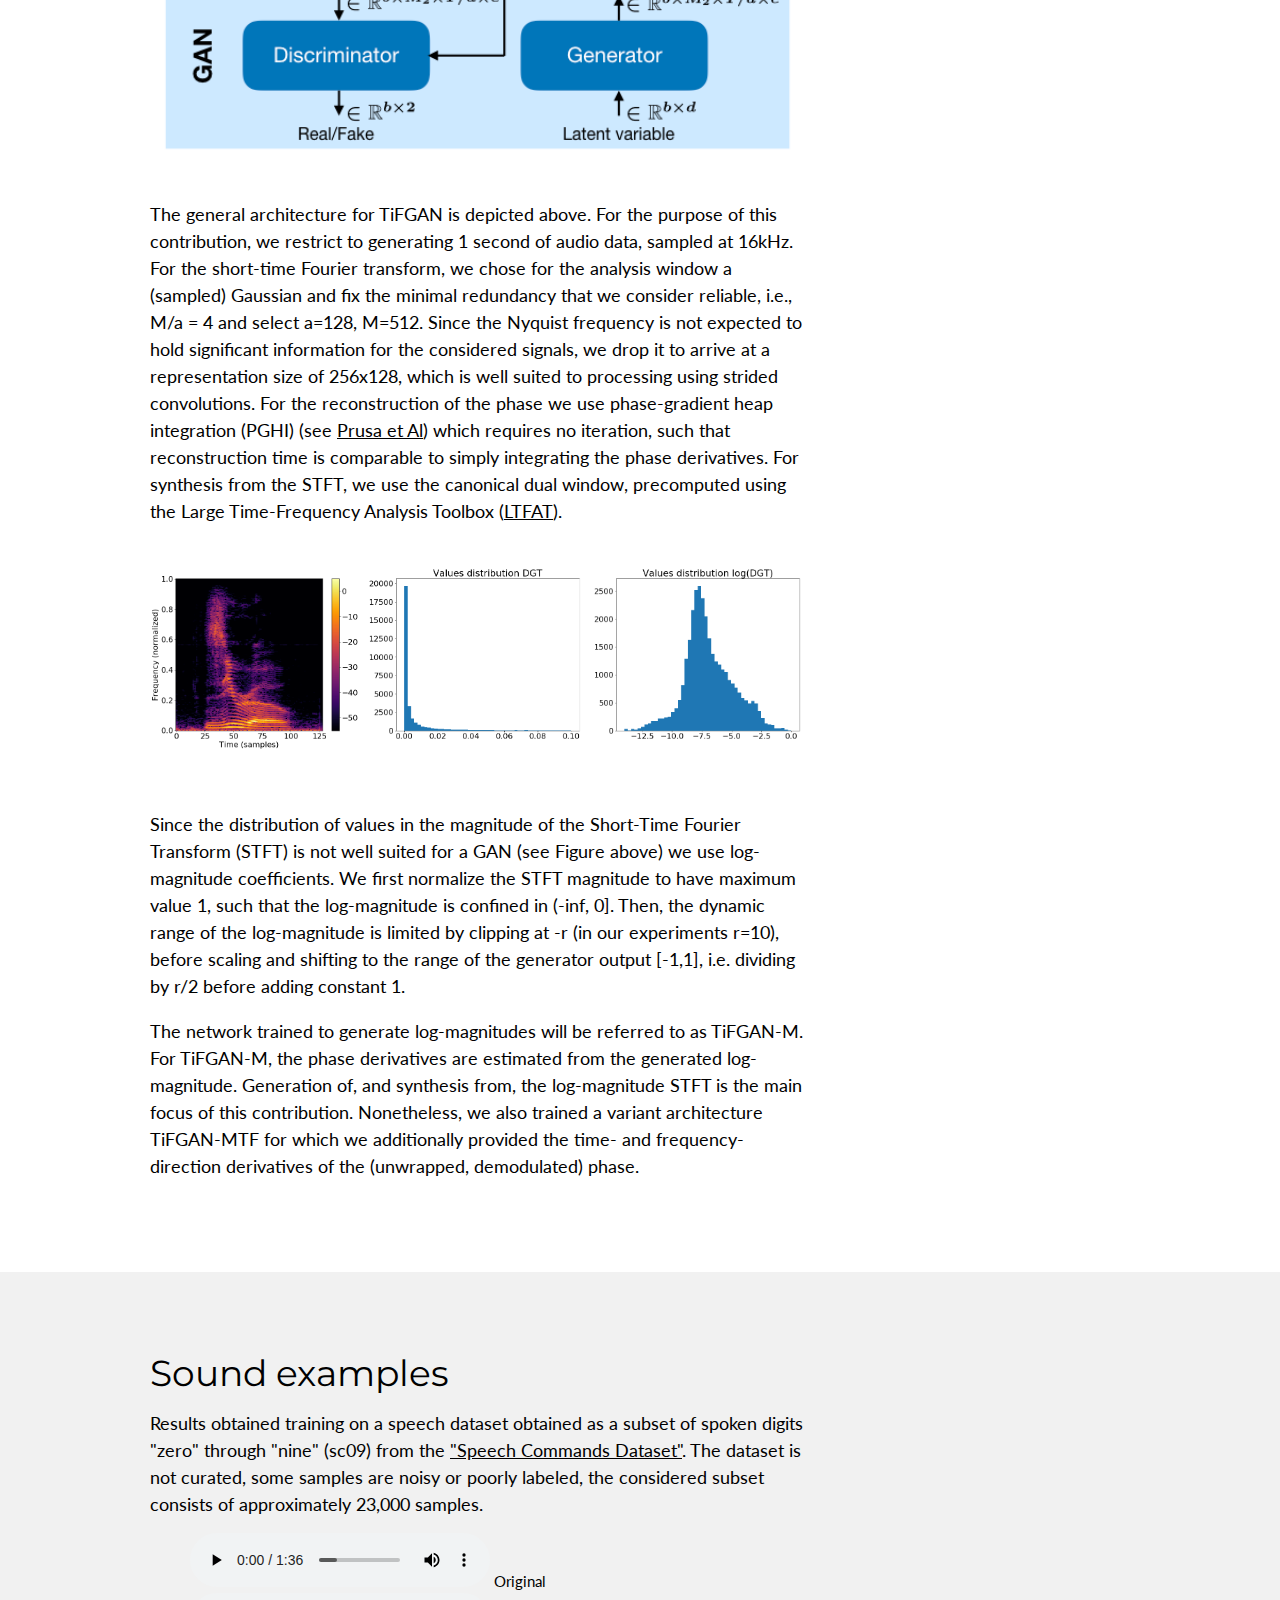
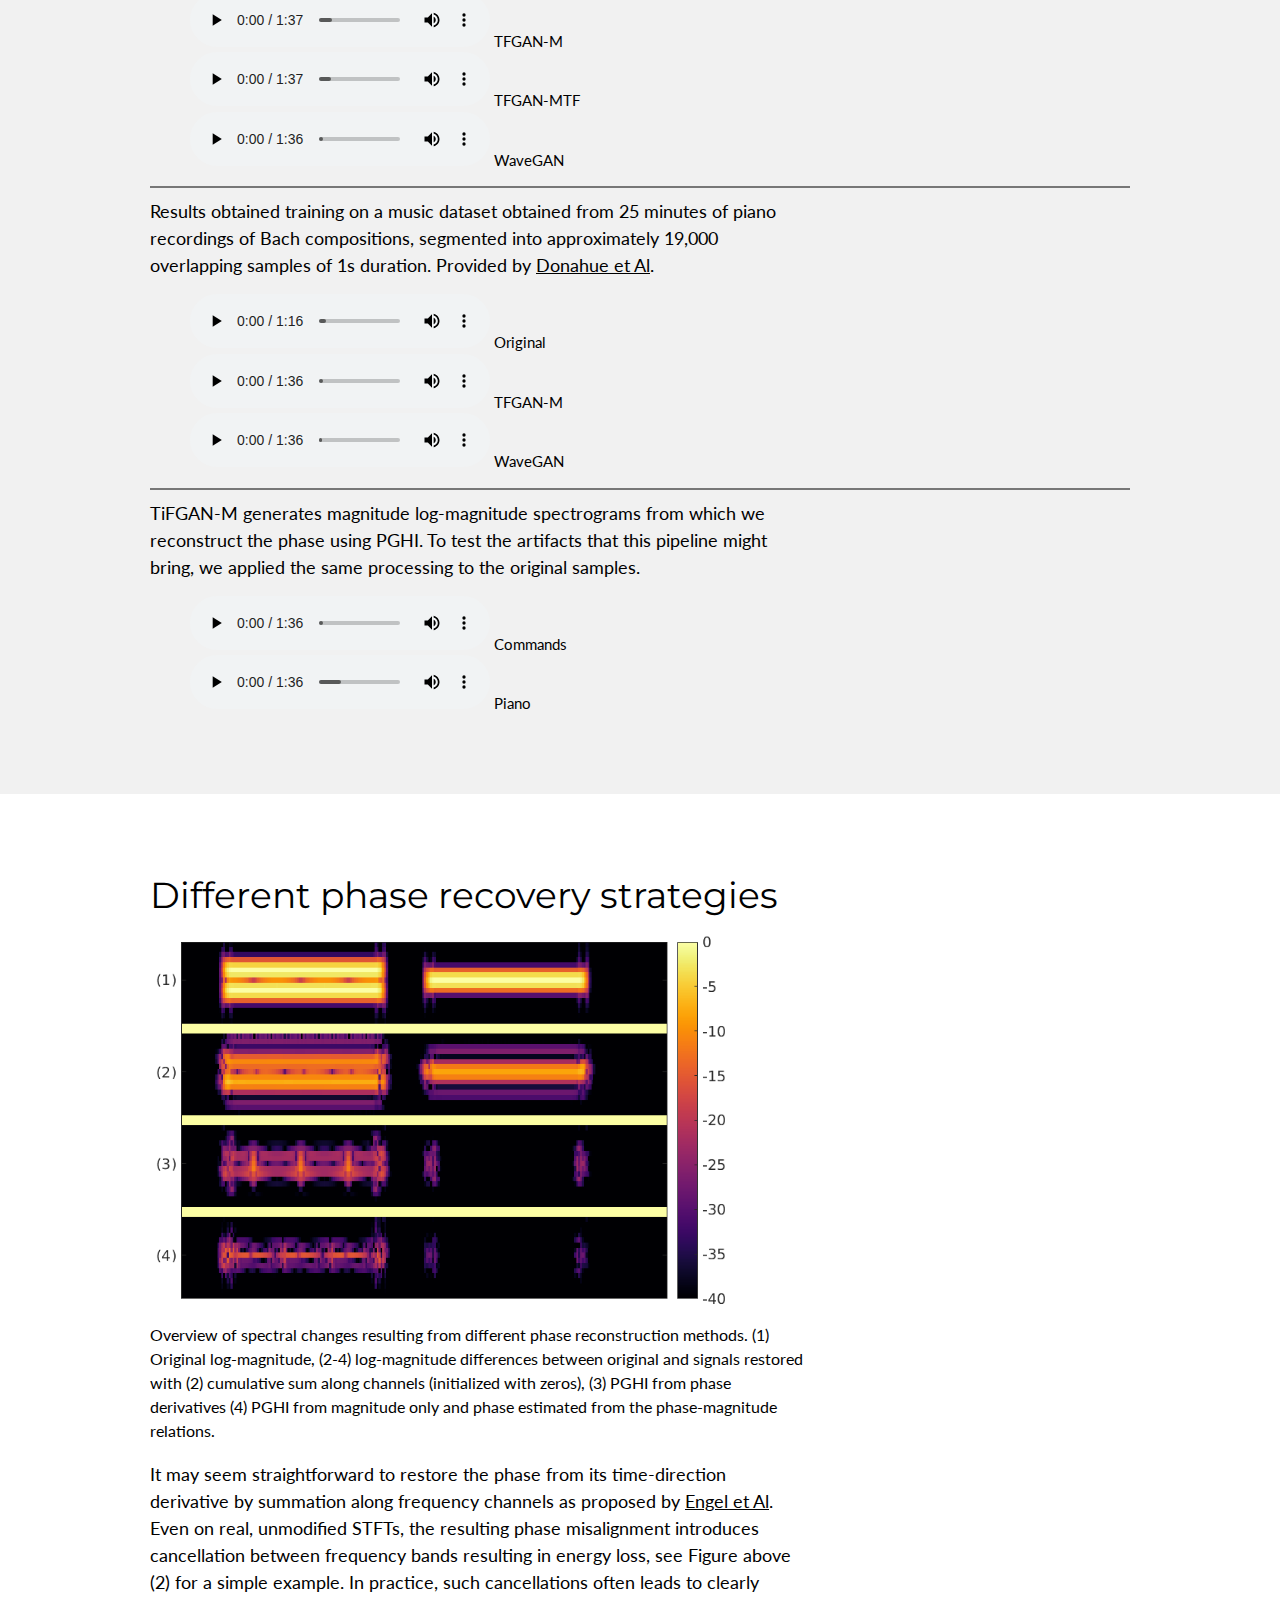
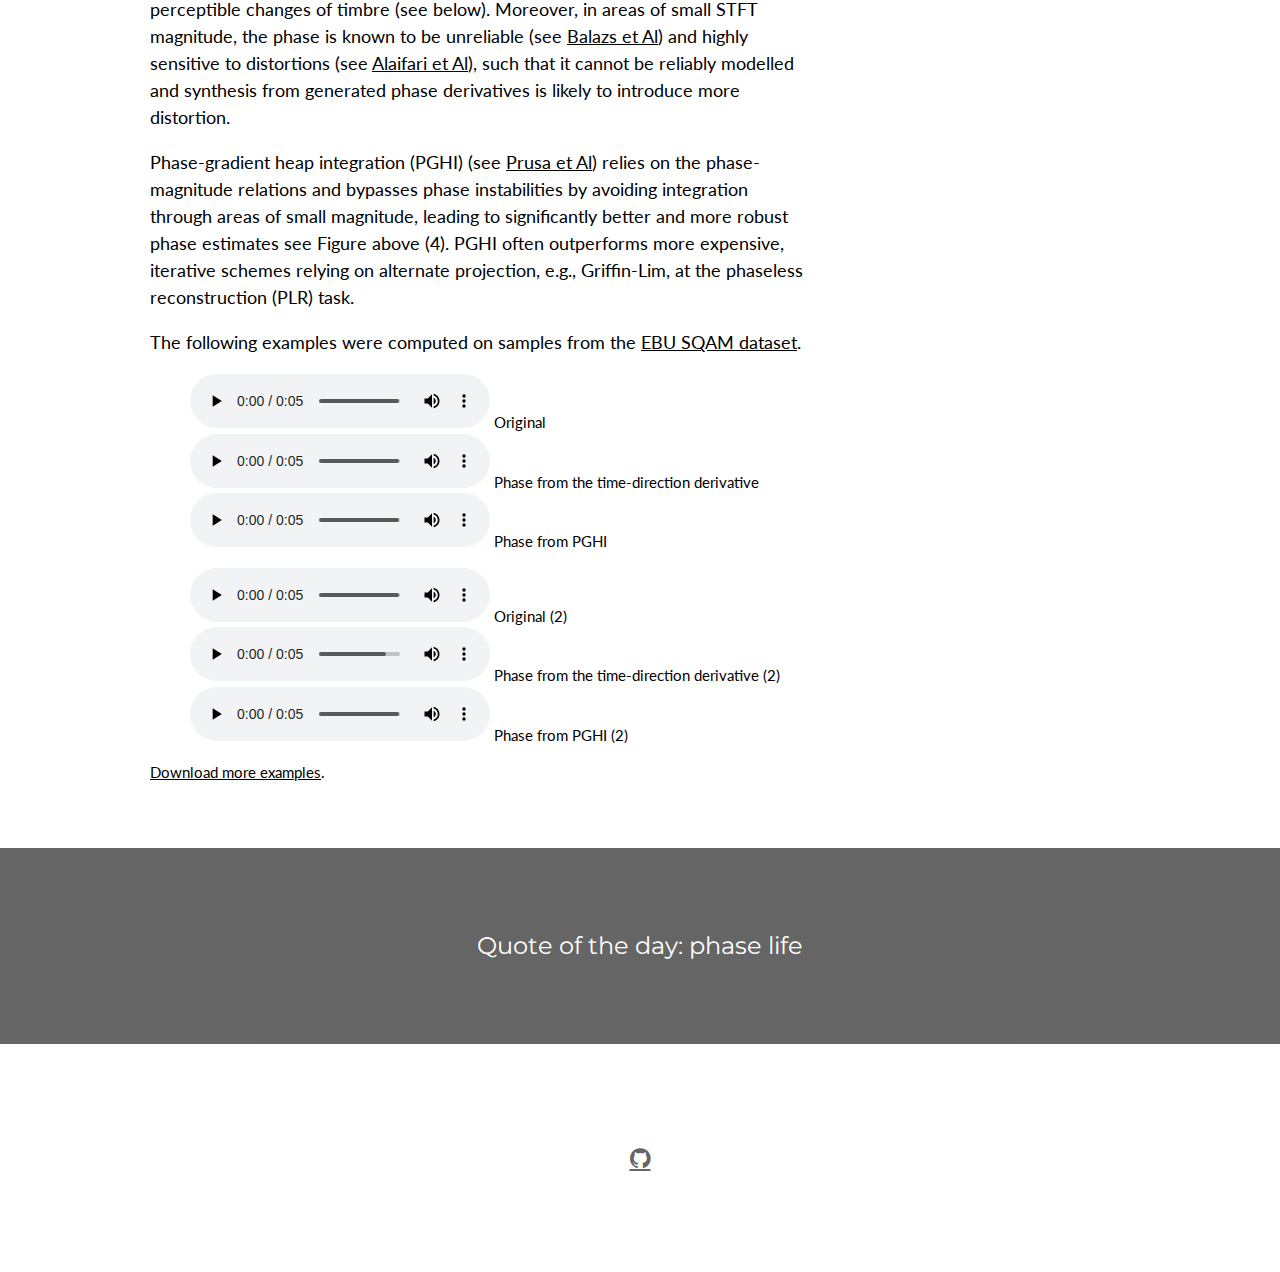
<file: GGAN_backup.html>
<!DOCTYPE html>
<html lang="en">
<title>TiFGAN</title>
<meta charset="UTF-8">
<meta name="viewport" content="width=device-width, initial-scale=1">
<link rel="stylesheet" href="w3.css">
<link rel="stylesheet" href="https://fonts.googleapis.com/css?family=Lato">
<link rel="stylesheet" href="https://fonts.googleapis.com/css?family=Montserrat">
<link rel="stylesheet" href="https://cdnjs.cloudflare.com/ajax/libs/font-awesome/4.7.0/css/font-awesome.min.css">
<style>
body,h1,h2,h3,h4,h5,h6 {font-family: "Lato", sans-serif}
.w3-bar,h1,button {font-family: "Montserrat", sans-serif}
.fa-anchor,.fa-coffee {font-size:200px}
</style>
<body>

<!-- Navbar -->
<div class="w3-top">
  <div class="w3-bar w3-pale-red w3-card w3-left-align w3-large">
    <a class="w3-bar-item w3-button w3-hide-medium w3-hide-large w3-right w3-padding-large w3-hover-white w3-large w3-red" href="javascript:void(0);" onclick="myFunction()" title="Toggle Navigation Menu"><i class="fa fa-bars"></i></a>
    <a href="#" class="w3-bar-item w3-button w3-padding-large w3-white">TiFGAN</a>
    <a href="#S-E" class="w3-bar-item w3-button w3-hide-small w3-padding-large w3-hover-white">Sound examples</a>
    <a href="#P-E" class="w3-bar-item w3-button w3-hide-small w3-padding-large w3-hover-white">Phase examples</a>
  </div>

  <!-- Navbar on small screens -->
  <div id="navDemo" class="w3-bar-block w3-white w3-hide w3-hide-large w3-hide-medium w3-large">
    <a href="#S-E" class="w3-bar-item w3-button w3-hide-small w3-padding-large w3-hover-white">Sound examples</a>
    <a href="#P-E" class="w3-bar-item w3-button w3-hide-small w3-padding-large w3-hover-white">Phase examples</a>
  </div>
</div>

<!-- Header -->
<header class="w3-container w3-pale-red w3-center" style="padding:128px 12px">
  <h3 class="w3-margin w3-jumbo">Guided Generative Adversarial Neural Network for Representation Learning and Audio Generation using Fewer Labelled Audio Data</h3>
<!--     <h5 class="w3-xlarge"><a href="https://arxiv.org/pdf/1902.04072" target="_blank">available here</a>.</h5>
    <h5 class="w3-xlarge">The code used can be found <a href="https://github.com/tifgan/stftGAN" target="_blank">here</a>. <a href="https://github.com/tifgan/stftGAN" target="_blank" class="fa fa-github w3-hover-opacity"></a></h5> -->
</header>

<!-- First Grid -->
<div class="w3-row-padding w3-padding-32 w3-container">
  <div class="w3-content">
    <div class="w3-twothird">
      <h5 class="w3-padding-32">
        <p>
          Time-frequency (TF) representations provide powerful and intuitive features for the analysis of time series such as audio. But still, generative modeling of audio in the TF domain is a subtle matter. Consequently, neural audio synthesis widely relies on directly modeling the waveform and previous attempts at unconditionally synthesizing audio from neurally generated TF features still struggle to produce audio at satisfying quality. In <a href="https://arxiv.org/pdf/1902.04072" target="_blank">this contribution</a>, focusing on the short-time Fourier transform, we discuss the challenges that arise in audio synthesis based on generated TF features and how to overcome them.
        </p>
        <p>We demonstrate the potential of deliberate generative TF modeling with TiFGAN, which generates audio successfully using an invertible TF representation and improves on the current state-of-the-art for audio synthesis with GANs. TiFGAN is an adaptation of DCGAN, originally proposed for image generation. The TiFGAN architecture additionally relies on the guidelines and principles for generating short-time Fourier data that we presented in the <a href="https://arxiv.org/pdf/1902.04072" target="_blank">accompanying paper</a>. 
        </p>
      </h5>


      <h1><img src="images/tfgan3.png" alt="Change in distributions from spectrogram to log-spectrogam" width=100%></h1>

        
      <h5 class="w3-padding-32">
The general architecture for TiFGAN is depicted above. For the purpose of this contribution, we restrict to generating 1 second of audio data, sampled at 16kHz. For the short-time Fourier transform, we chose for the analysis window a (sampled) Gaussian and fix the minimal redundancy that we consider reliable, i.e., M/a = 4 and select a=128, M=512. Since the Nyquist frequency is not expected to hold significant information for the considered signals, we drop it to arrive at a representation size of 256x128, which is well suited to processing using strided convolutions. For the reconstruction of the phase we use phase-gradient heap integration (PGHI) (see <a href="https://ieeexplore.ieee.org/document/7890450" target="_blank">Prusa et Al</a>) which requires no iteration, such that reconstruction time is comparable to simply integrating the phase derivatives. For synthesis from the STFT, we use the canonical dual window, precomputed using the Large Time-Frequency Analysis Toolbox (<a href="http://ltfat.github.io/" target="_blank">LTFAT</a>).
</h5>

      <h1><img src="images/distributions.png" alt="Change in distributions from spectrogram to log-spectrogam" width=100%></h1>

      <h5 class="w3-padding-32">
<p>Since the distribution of values in the magnitude of the Short-Time Fourier Transform (STFT) is not well suited for a GAN (see  Figure above) we use log-magnitude coefficients. We first normalize the STFT magnitude to have maximum value 1, such that the log-magnitude is confined in (-inf, 0]. Then, the dynamic range of the log-magnitude is limited by clipping at -r (in our experiments r=10), before scaling and shifting to the range of the generator output [-1,1], i.e. dividing by r/2 before adding constant 1.
</p>
<p>

The network trained to generate log-magnitudes will be referred to as TiFGAN-M.  For TiFGAN-M, the phase derivatives are estimated from the generated log-magnitude. Generation of, and synthesis from, the log-magnitude STFT is the main focus of  this  contribution. Nonetheless,  we  also  trained  a  variant architecture TiFGAN-MTF for which we additionally provided the time- and frequency-direction derivatives of the (unwrapped, demodulated) phase. 

</p>
</h5>
    </div>
</div>
</div>

<!-- Second Grid -->
<div id="S-E"  class="w3-row-padding w3-light-grey w3-padding-64 w3-container">
  <div class="w3-content">

    <div class="w3-twothird">
      <h1>Sound examples</h1>
        <h5>Results obtained training on a speech dataset obtained as a subset of spoken digits "zero" through "nine" (sc09) from the <a href="https://ai.googleblog.com/2017/08/launching-speech-commands-dataset.html" target="_blank">"Speech Commands Dataset"</a>. The dataset is not curated, some samples are noisy or poorly labeled, the considered subset consists of approximately 23,000 samples.</h5>

            <ul style="list-style-type:none">
                <li>
                   <audio controls>
                    <source src="audio_examples/trained/commands-original.flac" type="audio/mpeg">
                    Your browser does not support the audio element.
                    </audio> Original
                </li>

                <li><audio controls>
                    <source src="audio_examples/trained/commands-TFGAN-M.flac" type="audio/mpeg">
                    Your browser does not support the audio element.
                    </audio> TFGAN-M
                </li>
                <li><audio controls>
                    <source src="audio_examples/trained/commands-TFGAN-MTF.flac" type="audio/mpeg">
                    Your browser does not support the audio element.
                    </audio> TFGAN-MTF
                </li>
                <li><audio controls>
                    <source src="audio_examples/trained/commands-wavegan.flac" type="audio/mpeg">
                    Your browser does not support the audio element.
                    </audio> WaveGAN
                </li>
            </ul>
            
<div class="aligncenter" style="width:150%;height:2px;background-color:#777777;"></div> 
         
        <h5>Results obtained training on a music dataset obtained from 25 minutes of piano recordings of Bach compositions, segmented into approximately 19,000 overlapping samples of 1s duration. Provided by <a href="https://github.com/chrisdonahue/wavegan" target="_blank">Donahue et Al</a>.</h5>

            <ul style="list-style-type:none">
                <li>
                   <audio controls>
                    <source src="audio_examples/trained/piano-original.flac" type="audio/mpeg">
                    Your browser does not support the audio element.
                    </audio> Original
                </li>

                <li><audio controls>
                    <source src="audio_examples/trained/piano-TFGAN-M.flac" type="audio/mpeg">
                    Your browser does not support the audio element.
                    </audio> TFGAN-M
                </li>
                <li><audio controls>
                    <source src="audio_examples/trained/piano-wavegan.flac" type="audio/mpeg">
                    Your browser does not support the audio element.
                    </audio> WaveGAN
                </li>
            </ul>

            <div class="aligncenter" style="width:150%;height:2px;background-color:#777777;"></div> 

        <h5>TiFGAN-M generates magnitude log-magnitude spectrograms from which we reconstruct the phase using PGHI. To test the artifacts that this pipeline might bring, we applied the same processing to the original samples.</h5>

            <ul style="list-style-type:none">
                <li>
                   <audio controls>
                    <source src="audio_examples/trained/commands-original_pipeline.flac" type="audio/mpeg">
                    Your browser does not support the audio element.
                    </audio> Commands
                </li>

                <li><audio controls>
                    <source src="audio_examples/trained/piano-original_pipeline.flac" type="audio/mpeg">
                    Your browser does not support the audio element.
                    </audio> Piano
                </li>
            </ul>
            
            
    </div>
  </div>
</div>

<!-- Third Grid -->
<div id="P-E" class="w3-row-padding w3-padding-64 w3-container">
  <div class="w3-content">
    <div class="w3-twothird">
      <h1>Different phase recovery strategies</h1>

        <h1><img src="images/sines_phases.png" alt="Trumpet" width=90%></h1>
         <h6>Overview of spectral changes resulting from different phase reconstruction methods. (1) Original log-magnitude, (2-4) log-magnitude differences between original and signals restored with (2) cumulative sum along channels (initialized with zeros), (3) PGHI from phase derivatives (4) PGHI from magnitude only and phase estimated from the phase-magnitude relations.</h6>

         <h5>
         <p>It may seem straightforward to restore the phase from its time-direction derivative by summation along frequency channels as proposed by <a href="https://openreview.net/pdf?id=H1xQVn09FX" target="_blank">Engel et Al<a>. Even on real, unmodified STFTs, the resulting phase misalignment introduces cancellation between frequency bands resulting in energy loss, see Figure above (2) for a simple example. In practice, such cancellations often leads to clearly perceptible changes of timbre (see below). Moreover, in areas of small STFT magnitude, the phase is known to be unreliable (see <a href="https://arxiv.org/abs/1103.0409" target="_blank">Balazs et Al</a>) and highly sensitive to distortions (see <a href="https://arxiv.org/abs/1901.05296" target="_blank">Alaifari et Al</a>), such that it cannot be reliably modelled and synthesis from generated phase derivatives is likely to introduce more distortion. 
         </p>
         <p>Phase-gradient heap integration (PGHI) (see <a href="https://ieeexplore.ieee.org/document/7890450" target="_blank">Prusa et Al</a>) relies on the phase-magnitude relations and bypasses phase instabilities by avoiding integration through areas of small magnitude, leading to significantly better and more robust phase estimates see Figure above (4). PGHI often outperforms more expensive, iterative schemes relying on alternate projection, e.g., Griffin-Lim, at the phaseless reconstruction (PLR) task.
         </p>
         <p>The following examples were computed on samples from the <a href="https://tech.ebu.ch/publications/sqamcd" target="_blank">EBU SQAM dataset</a>.
         </p>
         </h5>

            <ul style="list-style-type:none">
                <li><audio controls>
                    <source src="audio_examples/phase/49_femaleeng_ORG.flac" type="audio/mpeg">
                    Your browser does not support the audio element.
                    </audio> Original
                </li>

                <li><audio controls>
                    <source src="audio_examples/phase/49_femaleeng_TDERIV.flac" type="audio/mpeg">
                    Your browser does not support the audio element.
                    </audio> Phase from the time-direction derivative
                </li>
                <li><audio controls>
                    <source src="audio_examples/phase/49_femaleeng_PGHI.flac" type="audio/mpeg">
                    Your browser does not support the audio element.
                    </audio> Phase from PGHI
                </li>
            </ul>


            <ul style="list-style-type:none">
                <li><audio controls>
                    <source src="audio_examples/phase/50_maleeng_ORG.flac" type="audio/mpeg">
                    Your browser does not support the audio element.
                    </audio> Original (2)
                </li>

                <li><audio controls>
                    <source src="audio_examples/phase/50_maleeng_TDERIV.flac" type="audio/mpeg">
                    Your browser does not support the audio element.
                    </audio> Phase from the time-direction derivative (2)
                </li>
                <li><audio controls>
                    <source src="audio_examples/phase/50_maleeng_PGHI.flac" type="audio/mpeg">
                    Your browser does not support the audio element.
                    </audio> Phase from PGHI (2)
                </li>
            </ul>

        <a href="https://github.com/tifgan/stftGAN/raw/master/audio_examples/phase/Test_PHASES.zip">Download more examples</a>.

    </div>


  </div>
</div>


<div class="w3-container w3-black w3-center w3-opacity w3-padding-64">
    <h1 class="w3-margin w3-xlarge">Quote of the day: phase life</h1>
</div>

<!-- Footer -->
<footer class="w3-container w3-padding-64 w3-center w3-opacity">
  <div class="w3-xlarge w3-padding-32">
    <a href="https://github.com/tifgan/stftGAN" class="fa fa-github w3-hover-opacity"></a>
 </div>
</footer>

<script>
// Used to toggle the menu on small screens when clicking on the menu button
function myFunction() {
    var x = document.getElementById("navDemo");
    if (x.className.indexOf("w3-show") == -1) {
        x.className += " w3-show";
    } else {
        x.className = x.className.replace(" w3-show", "");
    }
}
</script>

</body>
</html>
</file>
<file: css/styles.css>
/*!
    Title: Dev Portfolio Template
    Version: 1.2.2
    Last Change: 03/25/2020
    Author: Ryan Fitzgerald
    Repo: https://github.com/RyanFitzgerald/devportfolio-template
    Issues: https://github.com/RyanFitzgerald/devportfolio-template/issues

    Description: This file contains all the styles associated with the page
    that don't come from third party libraries. This file gets compiled using
    Gulp and send to the /css folder which is then loaded on the page.
*/body{font-family:'Lato', sans-serif;font-size:16px}body.active{overflow:hidden;z-index:-1}.no-js #experience-timeline>div{background:#fff;padding:10px;margin-bottom:10px;border:1px solid #dcd9d9}.no-js #experience-timeline>div h3{font-size:1.5em;font-weight:300;color:#374054;display:inline-block;margin:0}.no-js #experience-timeline>div h4{font-size:1.2em;font-weight:300;color:#7e8890;margin:0 0 15px 0}.no-js #experience-timeline>div p{color:#74808a;font-size:0.9em;margin:0}.no-js #experience-timeline:before,.no-js #experience-timeline:after{content:none}@keyframes dropHeader{0%{transform:translateY(-100%)}100%{transform:translateY(0)}}header{position:absolute;top:0;left:0;right:0;text-align:center;z-index:10;animation-name:dropHeader;animation-iteration-count:1;animation-timing-function:ease;animation-duration:0.75s}header ul{display:inline-block;background:#fff;text-align:center;padding:10px;margin:0;border-bottom-right-radius:4px;border-bottom-left-radius:4px}header li{display:inline-block}header a{display:block;color:#3498db;padding:10px}header a:hover{color:#217dbb;text-decoration:none;background:#eee;border-radius:4px}header a:focus{color:#3498db;text-decoration:none}header.active{display:block}header.sticky{position:fixed;z-index:999}#menu.active{display:block}#mobile-menu-open{display:none;cursor:pointer;position:fixed;right:15px;top:10px;color:#3498db;font-size:1.5em;z-index:20;padding:0 7px;border-radius:4px;background:#fff}#mobile-menu-close{display:none;text-align:right;width:100%;background:#fff;font-size:1.5em;padding-right:15px;padding-top:10px;cursor:pointer;color:#3498db}#mobile-menu-close span{font-size:0.5em;text-transform:uppercase}#mobile-menu-close i{vertical-align:middle}footer{padding:50px 0}.copyright{padding-top:20px}.copyright p{margin:0;color:#74808a}.top{text-align:center}.top span{cursor:pointer;display:block;margin:15px auto 0 auto;width:35px;height:35px;border-radius:50%;border:3px solid #b9bfc4;text-align:center}.top i{color:#74808a}.social{text-align:right}.social ul{margin:5px 0 0 0;padding:0}.social li{display:inline-block;font-size:1.25em;list-style:none}.social a{display:block;color:#74808a;padding:10px}.social a:hover{color:#3498db}.btn-rounded-white{display:inline-block;color:#fff;padding:15px 25px;border:3px solid #fff;border-radius:30px;transition:.5s ease all}.btn-rounded-white:hover{color:#3498db;background:#fff;text-decoration:none}.shadow{box-shadow:0 1px 3px rgba(0,0,0,0.12),0 1px 2px rgba(0,0,0,0.24)}.shadow-large{box-shadow:0 3px 6px rgba(0,0,0,0.08),0 3px 6px rgba(0,0,0,0.15)}.heading{position:relative;display:inline-block;font-size:2em;font-weight:300;margin:0 0 30px 0}.heading:after{position:absolute;content:'';top:100%;height:1px;width:50px;left:0;right:0;margin:0 auto;background:#3498db}.background-alt{background:#f2f2f5}#lead{position:relative;height:100vh;min-height:500px;max-height:1080px;background:url(../images/lead-bg.png);background-size:cover;padding:15px;overflow:hidden}#lead-content{position:absolute;z-index:10;top:50%;left:50%;transform:translate(-50%, -50%);text-align:center}#lead-content h1,#lead-content h2{margin:0}#lead-content h1{color:#fff;font-weight:900;font-size:5em;text-transform:uppercase;letter-spacing:0.05em;line-height:0.9em}#lead-content h2{color:#a0cfee;font-weight:500;font-size:2.25em;margin-bottom:15px}#lead-overlay{position:absolute;height:100%;width:100%;top:0;right:0;bottom:0;left:0;background:rgba(33,125,187,0.8);z-index:1}#lead-down{position:absolute;left:0;right:0;width:100%;text-align:center;z-index:10;bottom:15px;color:#fff}#lead-down span{cursor:pointer;display:block;margin:0 auto;width:35px;height:35px;border-radius:50%;border:3px solid #a0cfee;text-align:center}#lead-down i{animation:pulsate 1.5s ease;animation-iteration-count:infinite;padding-top:5px}@keyframes pulsate{0%{transform:scale(1, 1)}50%{transform:scale(1.2, 1.2)}100%{transform:scale(1, 1)}}#about{padding:75px 15px;border-bottom:1px solid #dcd9d9}#about h2{color:#374054}#about p{color:#74808a;margin:0}#experience{padding:50px 15px;text-align:center;border-bottom:1px solid #dcd9d9}#experience h2{color:#374054}#experience-timeline{margin:30px auto 0 auto;position:relative;max-width:1000px}#experience-timeline:before{position:absolute;content:'';top:0;bottom:0;left:303px;right:auto;height:100%;width:3px;background:#3498db;z-index:0}#experience-timeline:after{position:absolute;content:'';width:3px;height:40px;background:#3498db;background:linear-gradient(to bottom, #3498db, rgba(52,152,219,0));top:100%;left:303px}.vtimeline-content{margin-left:350px;background:#fff;border:1px solid #e6e6e6;padding:15px;border-radius:3px;text-align:left}.vtimeline-content h3{font-size:1.5em;font-weight:300;color:#374054;display:inline-block;margin:0}.vtimeline-content h4{font-size:1.2em;font-weight:300;color:#7e8890;margin:0 0 15px 0}.vtimeline-content p{color:#74808a;font-size:0.9em;margin:0}.vtimeline-point{position:relative;display:block;vertical-align:top;margin-bottom:30px}.vtimeline-icon{position:relative;color:#fff;width:50px;height:50px;background:#3498db;border-radius:50%;float:left;z-index:99;margin-left:280px}.vtimeline-icon i{display:block;font-size:2em;margin-top:10px}.vtimeline-date{width:260px;text-align:right;position:absolute;left:0;top:10px;font-weight:300;color:#374054}#education{padding:50px 15px 20px 15px;border-bottom:1px solid #dcd9d9;text-align:center}#education h2{color:#374054;margin-bottom:50px}.education-block{max-width:700px;margin:0 auto 30px auto;padding:15px;border:1px solid #dcd9d9;text-align:left}.education-block h3{font-weight:500;float:left;margin:0;color:#374054}.education-block span{color:#74808a;float:right}.education-block h4{color:#74808a;clear:both;font-weight:500;margin:0 0 15px 0}.education-block p,.education-block ul{margin:0;color:#74808a;font-size:0.9em}.education-block ul{padding:0 0 0 15px}#projects{padding:50px 15px;border-bottom:1px solid #dcd9d9;text-align:center}#projects h2{color:#374054;margin-bottom:50px}.project{position:relative;max-width:900px;margin:0 auto 30px auto;overflow:hidden;background:#fff;border-radius:4px}.project-image{float:left}.project-info{position:absolute;top:50%;transform:translateY(-50%);margin-left:300px;padding:15px}.project-info h3{font-size:1.5em;font-weight:300;color:#374054;margin:0 0 15px 0}.project-info p{color:#74808a;margin:0 0 15px 0;font-size:0.9em}.no-image .project-info{position:relative;margin:0;padding:30px 15px;transform:none}#more-projects{display:none}#skills{padding:50px 15px;text-align:center}#skills h2{color:#374054;margin-bottom:50px}#skills ul{display:block;margin:0 auto;padding:0;max-width:800px}#skills li{display:inline-block;margin:7px;padding:5px 10px;color:#374054;background:#e4e4ea;list-style:none;cursor:default;font-size:1.2em}#contact{padding:50px 15px;background:#3498db;text-align:center}#contact h2{margin:0 0 15px 0;color:#fff;font-weight:500}#contact-form{max-width:500px;margin:0 auto}#contact-form input,#contact-form textarea{display:block;width:100%;padding:10px;border-radius:4px;border:none;margin-bottom:10px;background:#1d6fa5;color:#fff;transition:.5s ease all}#contact-form input::-webkit-input-placeholder,#contact-form textarea::-webkit-input-placeholder{color:#fff}#contact-form input:-moz-placeholder,#contact-form textarea:-moz-placeholder{color:#fff;opacity:1}#contact-form input::-moz-placeholder,#contact-form textarea::-moz-placeholder{color:#fff;opacity:1}#contact-form input:-ms-input-placeholder,#contact-form textarea:-ms-input-placeholder{color:#fff}#contact-form input:focus,#contact-form textarea:focus{outline:none;background:#16527a}#contact-form textarea{height:150px;resize:none}#contact-form button{display:block;width:100%;background:#fff;border-radius:4px;padding:5px 10px;border:none;color:#3498db;font-weight:700;box-shadow:0 1px 3px rgba(0,0,0,0.12),0 1px 2px rgba(0,0,0,0.24);transition:.5s ease all}#contact-form button:hover{box-shadow:0 10px 20px rgba(0,0,0,0.19),0 6px 6px rgba(0,0,0,0.23)}.optional-section{padding:50px 15px;text-align:center;border-top:1px solid #dcd9d9}.optional-section h2{color:#374054}.optional-section-block{max-width:700px;margin:0 auto 30px auto;padding:15px;border:1px solid #dcd9d9;background:#fff;text-align:left}.optional-section-block h3{font-weight:500;margin:0 0 15px 0;color:#374054}.optional-section-block h4{color:#74808a;clear:both;font-weight:500;margin:0 0 15px 0}.optional-section-block p,.optional-section-block ul{margin:0 0 15px 0;color:#74808a;font-size:0.9em}.optional-section-block ul{padding:0 0 0 15px}@media only screen and (max-width: 750px){#experience-timeline:before,#experience-timeline:after{left:23px}.vtimeline-date{width:auto;text-align:left;position:relative;margin-bottom:15px;display:block;margin-left:70px}.vtimeline-icon{margin-left:0}.vtimeline-content{margin-left:70px}}@media only screen and (max-width: 992px){#lead{height:auto;min-height:auto;max-height:auto;padding:100px 15px}#lead-content{position:relative;transform:none;left:auto;top:auto}#lead-content h1{font-size:3em}#lead-content h2{font-size:1.75em}#about{text-align:center}#about p{text-align:left}}@media only screen and (max-width: 768px){header{position:fixed;display:none;z-index:999;animation:none;bottom:0;height:100%}#mobile-menu-open,#mobile-menu-close{display:block}#menu{height:100%;overflow-y:auto;box-shadow:none;border-radius:0;width:100%}#menu li{display:block;margin-bottom:10px}#lead-content h1{font-size:2em}#lead-content h2{font-size:1.3em}#lead-content a{padding:10px 20px}#lead-down{display:none}.education-block h3,.education-block span{float:none}.project-image{display:none}.project-info{position:relative;margin:0;padding:30px 15px;top:auto;transform:none}footer{text-align:center}.social{text-align:center}}@media only screen and (max-width: 480px){#lead-content h1{font-size:1.5em}#lead-content h2{font-size:1em}#lead-content a{font-size:0.9em;padding:5px 10px}}
</file>
